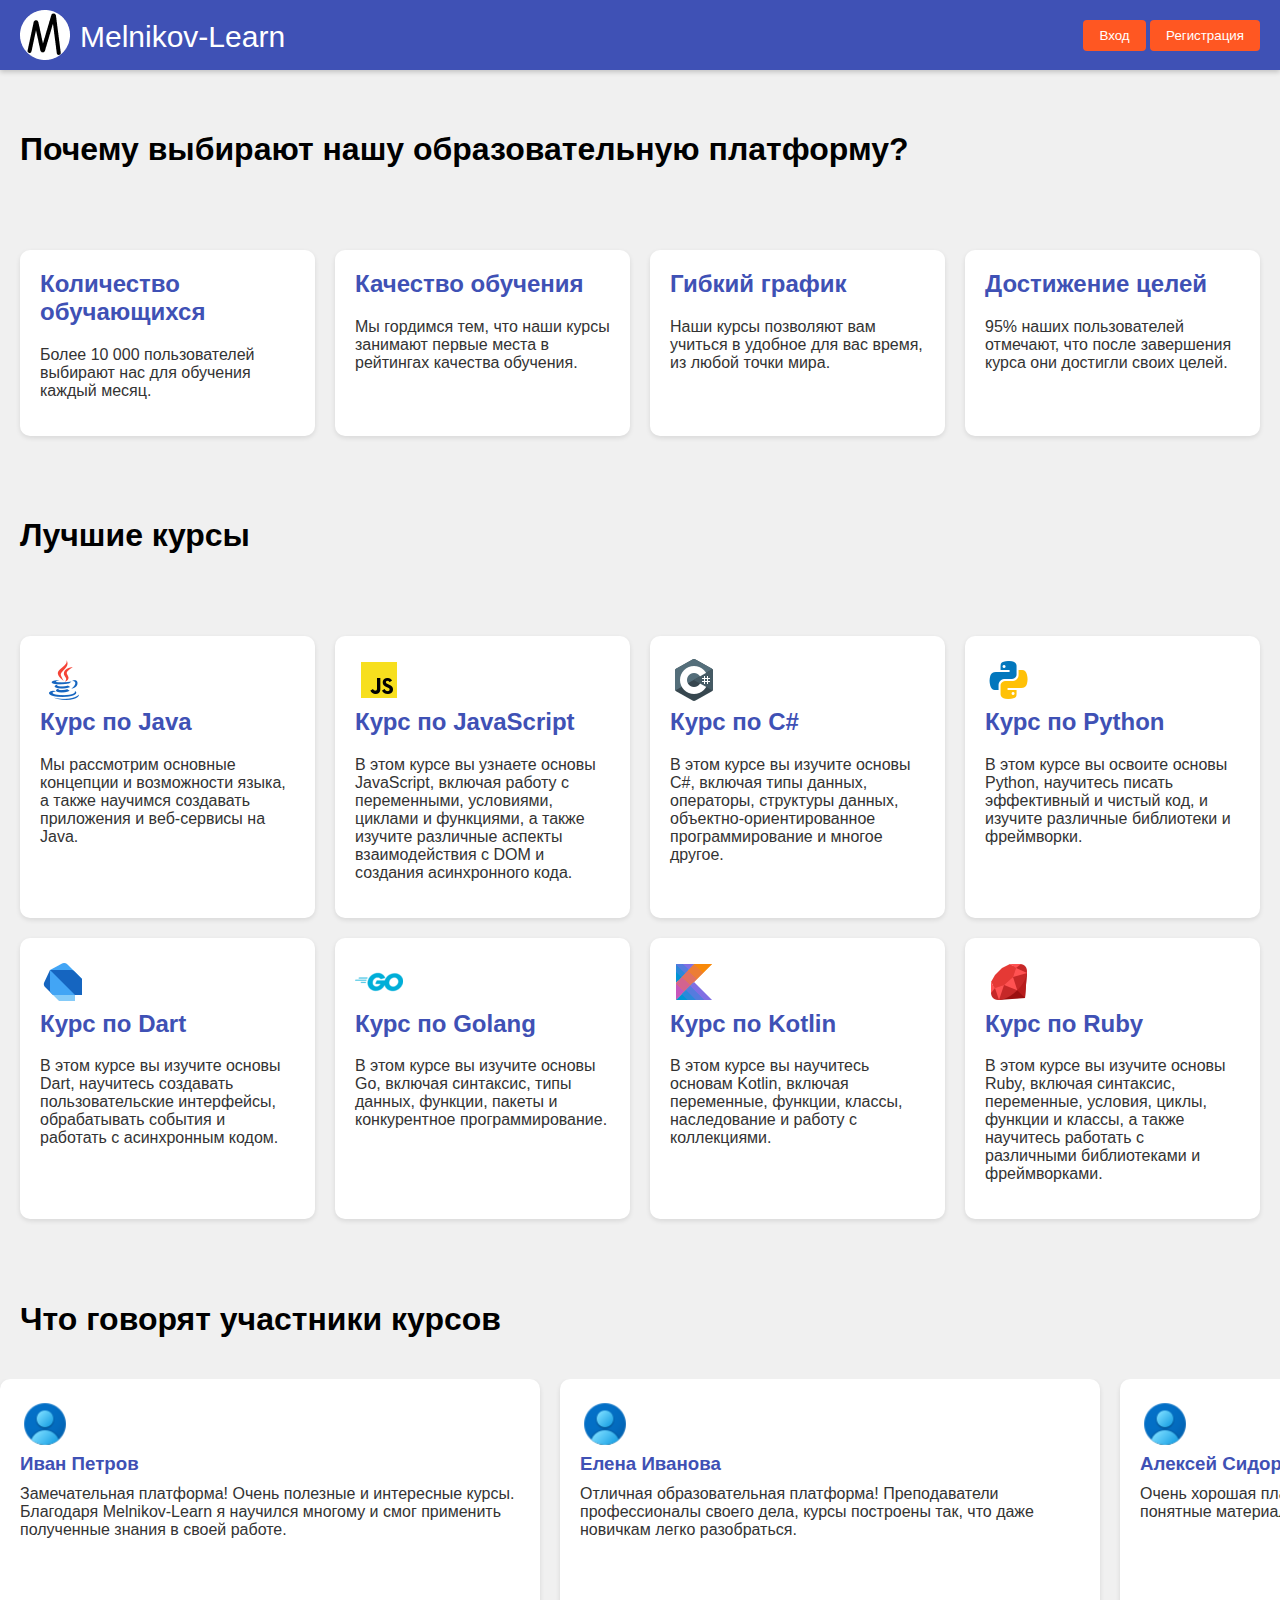
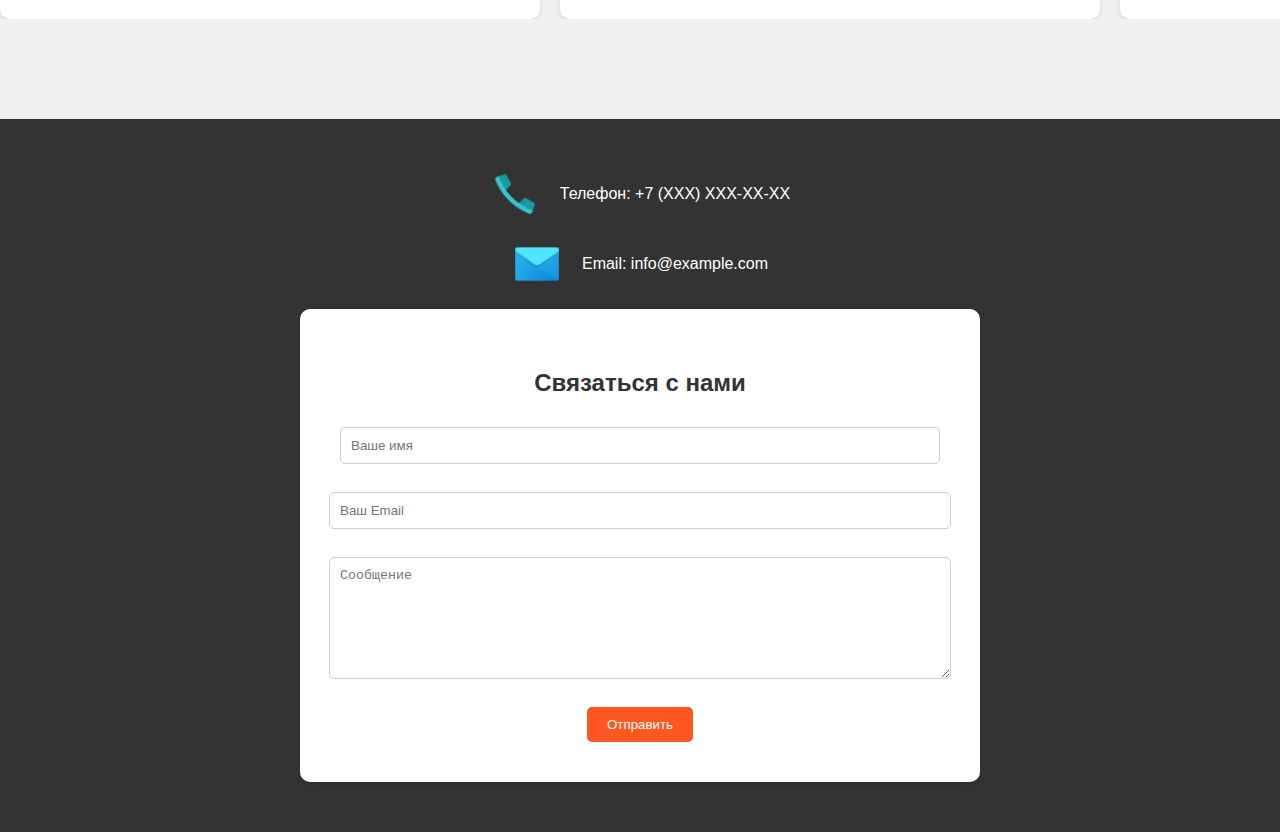
<file: index.html>
<!DOCTYPE html>
<html lang="en">

<head>
    <meta charset="UTF-8">
    <meta name="viewport" content="width=device-width, initial-scale=1.0">
    <title>Курсы программирования</title>
    <link rel="stylesheet" href="style.css">
</head>

<body>
    <header>
        <div class="logo">  
            <img class="image-logo" src="image/logo/logo.png">
            <span class="logo-text">Melnikov-Learn</span>
        </div>
        <div class="buttons">
        <button id="loginBtn">Вход</button>
        <button id="registerBtn">Регистрация</button>
        <button id="logoutBtn" style="display: none;">Выйти</button>
        </div>
    </header>

    <div class="welcome">
        <h1>Почему выбирают нашу образовательную платформу?</h1>
    </div>

    <div class="course-cards">
        <div class="course-card">
            <h2>Количество обучающихся</h2>
            <p>Более 10 000 пользователей выбирают нас для обучения каждый месяц.</p>
        </div>
        <div class="course-card">
            <h2>Качество обучения</h2>
            <p>Мы гордимся тем, что наши курсы занимают первые места в рейтингах качества обучения.</p>
        </div>
        <div class="course-card">
            <h2>Гибкий график</h2>
            <p>Наши курсы позволяют вам учиться в удобное для вас время, из любой точки мира.</p>
        </div>
        <div class="course-card">
            <h2>Достижение целей</h2>
            <p>95% наших пользователей отмечают, что после завершения курса они достигли своих целей.</p>
        </div>
    </div>

    <div class="welcome">
        <h1>Лучшие курсы</h1>
    </div>
    <div class="course-cards">
        <div class="course-card">
            <a href="java.html">
            <img src="image/lang_programming/java.png" alt="Java Logo">
            <h2>Курс по Java</h2>
            <p>Мы рассмотрим основные концепции и возможности языка, а также научимся создавать приложения и веб-сервисы на Java.</p>
            </a>
        </div>
        <div class="course-card">
            <a href="js.html">
            <img src="image/lang_programming/js.png" alt="JavaScript Logo">
            <h2>Курс по JavaScript</h2>
            <p>В этом курсе вы узнаете основы JavaScript, включая работу с переменными, условиями, циклами и функциями, а также изучите
            различные аспекты взаимодействия с DOM и создания асинхронного кода.</p>
            </a>
        </div>
        <div class="course-card">
            <a href="csharp.html">
            <img src="image/lang_programming/csharp.png" alt="csharp Logo">
            <h2>Курс по C#</h2>
            <p>В этом курсе вы изучите основы C#, включая типы данных, операторы, структуры данных, объектно-ориентированное
            программирование и многое другое.</p>
            </a>
        </div>
        <div class="course-card">
            <a href="python.html">
            <img src="image/lang_programming/python.png" alt="python Logo">
            <h2>Курс по Python</h2>
            <p>В этом курсе вы освоите основы Python, научитесь писать эффективный и чистый код, и изучите различные библиотеки и
            фреймворки.</p>
            </a>
        </div>
        <div class="course-card">
            <img src="image/lang_programming/dart.png" alt="dart Logo">
            <a href="dart.html">
            <h2>Курс по Dart</h2>
            <p>В этом курсе вы изучите основы Dart, научитесь создавать пользовательские интерфейсы, обрабатывать события и работать с
            асинхронным кодом.</p>
            </a>
        </div>
        <div class="course-card">
            <a href="golang.html">
            <img src="image/lang_programming/golang.png" alt="golang Logo">
            <h2>Курс по Golang</h2>
            <p>В этом курсе вы изучите основы Go, включая синтаксис, типы данных, функции, пакеты и конкурентное программирование.</p>
            </a>
        </div>
        <div class="course-card">
            <a href="kotlin.html">
            <img src="image/lang_programming/kotlin.png" alt="kotlin Logo">
            <h2>Курс по Kotlin</h2>
            <p>В этом курсе вы научитесь основам Kotlin, включая переменные, функции, классы, наследование и работу с коллекциями.</p>
            </a>
        </div>
        <div class="course-card">
            <a href="ruby.html">
            <img src="image/lang_programming/ruby.png" alt="ruby Logo">
            <h2>Курс по Ruby</h2>
            <p>В этом курсе вы изучите основы Ruby, включая синтаксис, переменные, условия, циклы, функции и классы, а также научитесь
            работать с различными библиотеками и фреймворками.</p>
            </a>
        </div>
    </div>

    <div class="welcome">
        <h1>Что говорят участники курсов</h1>
    </div>
    <div class="reviews-container">
        <div class="reviews">
        <div class="review">
            <img src="image/index-icon/avatar.png" alt="User Avatar">
            <div class="review-content">
                <h3>Иван Петров</h3>
                <p>Замечательная платформа! Очень полезные и интересные курсы.
                    <br>Благодаря Melnikov-Learn я научился многому и
                    смог применить<br>полученные знания в своей работе.</p>
            </div>
        </div>
        <div class="review">
            <img src="image/index-icon/avatar.png" alt="User Avatar">
            <div class="review-content">
                <h3>Елена Иванова</h3>
                <p>Отличная образовательная платформа! Преподаватели<br>профессионалы своего дела, курсы построены так, что даже
                <br>новичкам легко разобраться.</p>
            </div>
        </div>
        <div class="review">
            <img src="image/index-icon/avatar.png" alt="User Avatar">
            <div class="review-content">
                <h3>Алексей Сидоров</h3>
                <p>Очень хорошая платформа для обучения. Удобный интерфейс,<br>понятные материалы, доступ к курсам в любое удобное
                    время.</p>
            </div>
        </div>
        <div class="review">
            <img src="image/index-icon/avatar.png" alt="User Avatar">
            <div class="review-content">
                <h3>Мария Николаева</h3>
                <p>Прекрасный опыт обучения! Я получила много знаний и<br>поддержки от сообщества. Спасибо за такие замечательные
                    курсы!</p>
            </div>
        </div>
        <div class="review">
            <img src="image/index-icon/avatar.png" alt="User Avatar">
            <div class="review-content">
                <h3>Дмитрий Смирнов</h3>
                <p>Великолепная платформа с множеством полезных курсов. Я уже<br>завершил несколько и продолжаю обучаться. Очень
                    рекомендую!</p>
            </div>
        </div>
        <div class="review">
            <img src="image/index-icon/avatar.png" alt="User Avatar">
            <div class="review-content">
                <h3>Анна Кузнецова</h3>
                <p>Спасибо Melnikov-Learn за отличное обучение! Я стала намного<br>увереннее в своих навыках благодаря вашим
                    курсам.</p>
            </div>
        </div>
        </div>
    </div>

    <div id="loginModal" class="modal">
        <div class="modal-content">
            <span class="close">&times;</span>
            <h2>Вход</h2>
            <form id="loginForm">
                <input type="text" id="loginUsername" placeholder="Логин" required>
                <input type="password" id="loginPassword" placeholder="Пароль" required>
                <button type="submit">Войти</button>
            </form>
        </div>
    </div>
    
    <!-- Модальное окно для регистрации -->
    <div id="registerModal" class="modal">
        <div class="modal-content">
            <span class="close">&times;</span>
            <h2>Регистрация</h2>
            <form id="registerForm">
                <input type="text" id="firstName" placeholder="Имя" required>
                <input type="text" id="lastName" placeholder="Фамилия" required>
                <input type="text" id="registerUsername" placeholder="Логин" required>
                <input type="password" id="registerPassword" placeholder="Пароль" required>
                <button type="submit">Зарегистрироваться</button>
            </form>
        </div>
    </div>

    <footer>
        <div class="contact-info">
            <img src="image/index-icon/phone.png" alt="Phone icon">
            <p> Телефон: +7 (XXX) XXX-XX-XX</p>
        </div>
        <div class="contact-info">
            <img src="image/index-icon/email.png" alt="Email icon">
            <p>Email: info@example.com</p>
        </div>
        <div class="contact-form">
            <h2 style="color: #333;">Связаться с нами</h2>
            <form action="#" method="POST">
                <input type="text" name="name" placeholder="Ваше имя" required><br>
                <input type="email" name="email" placeholder="Ваш Email" required><br>
                <textarea name="message" placeholder="Сообщение" required></textarea><br>
                <input type="submit" value="Отправить">
            </form>
        </div>
    </footer>
    <script src="script.js"></script>
</body>

</html>
</file>
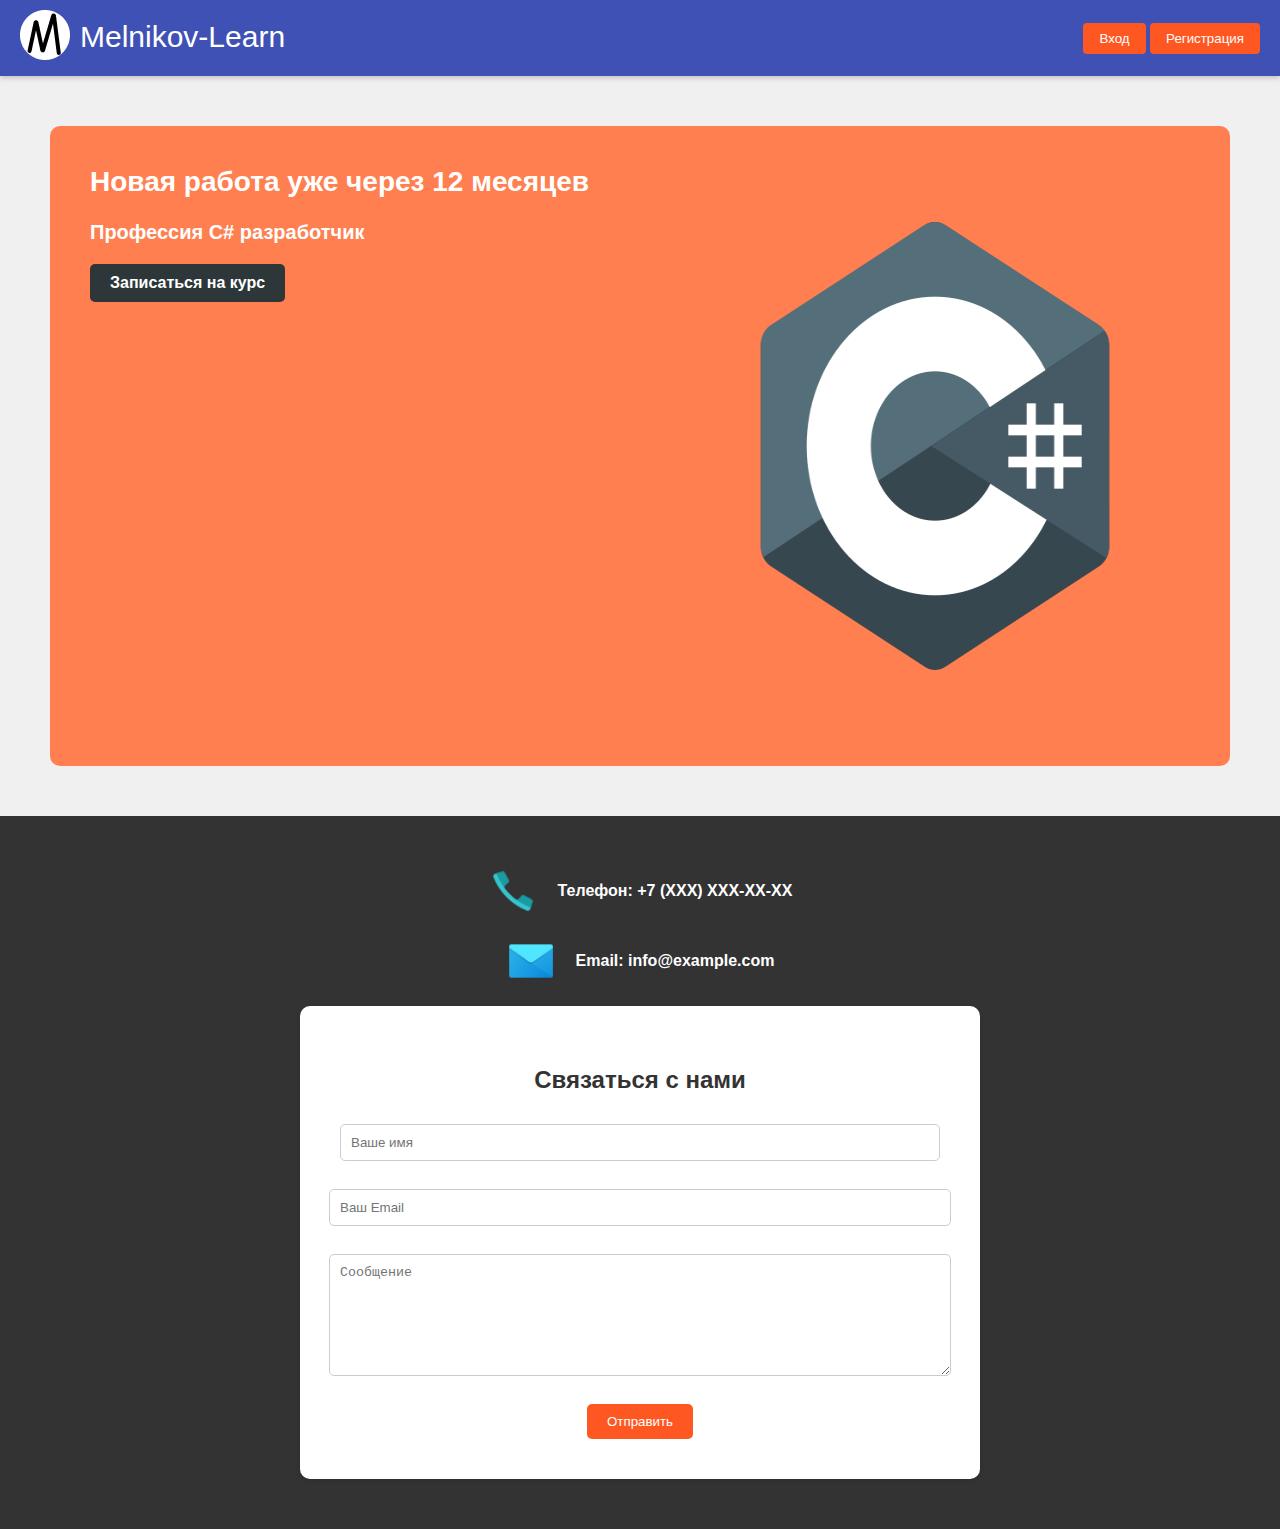
<file: csharp.html>
<!DOCTYPE html>
<html>

<head>
    <meta charset="UTF-8">
    <meta name="viewport" content="width=device-width, initial-scale=1.0">
    <title>C#</title>
    <link rel="stylesheet" href="style.css">
    <link rel="stylesheet" href="csharp.css">
</head>

<body>
    <header>
        <div class="logo">
            <a href="index.html"><img class="image-logo" src="image/logo/logo.png"></a>
            <span class="logo-text">Melnikov-Learn</span>
        </div>
        <div class="buttons">
            <button id="loginBtn">Вход</button>
            <button id="registerBtn">Регистрация</button>
            <button id="logoutBtn" style="display: none;">Выйти</button>
        </div>
    </header>

    <div class="featured-course">
        <div class="featured-course-content">
            <h2>Новая работа уже через 12 месяцев</h2>
            <p>Профессия C# разработчик</p>
            <button class="featured-course-button" id="showFormBtn">Записаться на курс</button>
        </div>
        <div class="featured-course-image">
            <img src="image/lang_programming/csharp-big.png" alt="C# Developer" width="512" height="512">
        </div>
    </div>

    <footer>
        <div class="contact-info">
            <img src="image/index-icon/phone.png" alt="Phone icon">
            <p> Телефон: +7 (XXX) XXX-XX-XX</p>
        </div>
        <div class="contact-info">
            <img src="image/index-icon/email.png" alt="Email icon">
            <p>Email: info@example.com</p>
        </div>
        <div class="contact-form">
            <h2 style="color: #333;">Связаться с нами</h2>
            <form action="#" method="POST">
                <input type="text" name="name" placeholder="Ваше имя" required><br>
                <input type="email" name="email" placeholder="Ваш Email" required><br>
                <textarea name="message" placeholder="Сообщение" required></textarea><br>
                <input type="submit" value="Отправить">
            </form>
        </div>
    </footer>
    <script src="script.js"></script>
    <script src="to_wtite_course.js"></script>
</body>

</html>
</file>
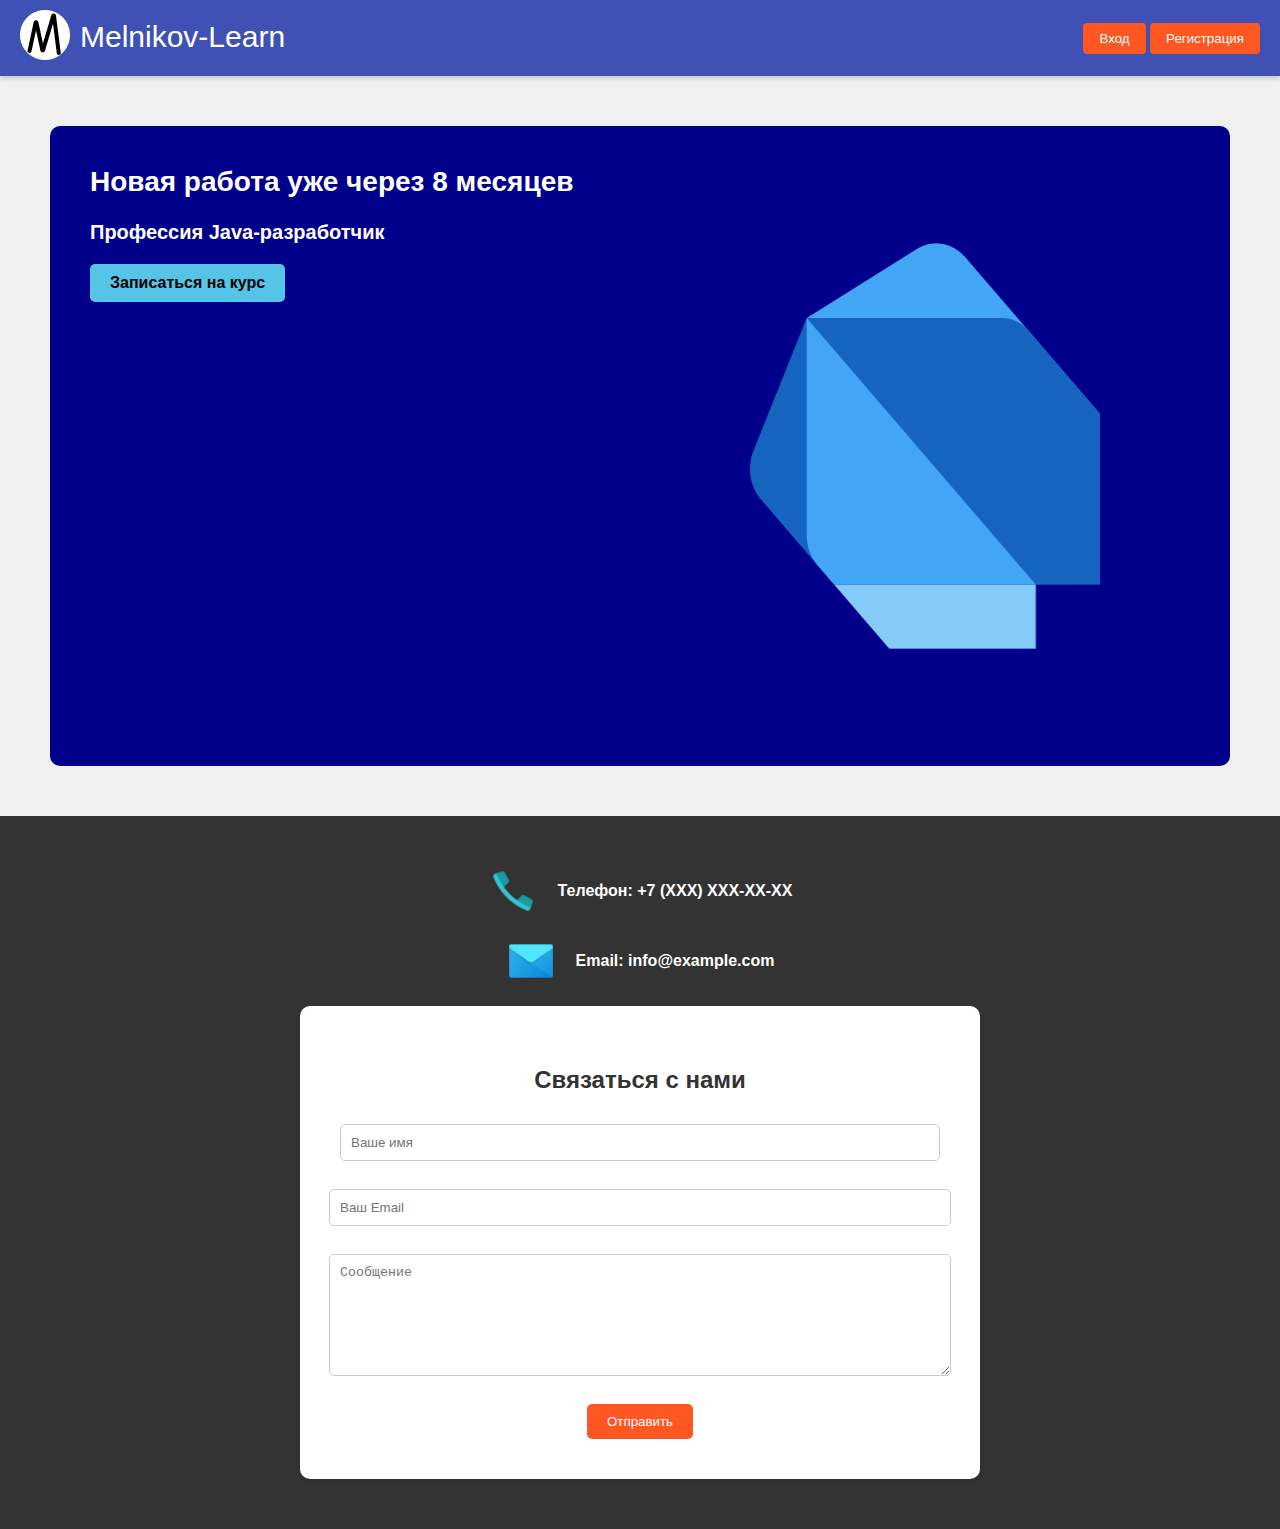
<file: dart.html>
<!DOCTYPE html>
<html>

<head>
    <meta charset="UTF-8">
    <meta name="viewport" content="width=device-width, initial-scale=1.0">
    <title>Dart</title>
    <link rel="stylesheet" href="style.css">
    <link rel="stylesheet" href="dart.css">
</head>

<body>
    <header>
        <div class="logo">
            <a href="index.html"><img class="image-logo" src="image/logo/logo.png"></a>
            <span class="logo-text">Melnikov-Learn</span>
        </div>
        <div class="buttons">
            <button id="loginBtn">Вход</button>
            <button id="registerBtn">Регистрация</button>
            <button id="logoutBtn" style="display: none;">Выйти</button>
        </div>
    </header>

    <div class="featured-course">
        <div class="featured-course-content">
            <h2>Новая работа уже через 8 месяцев</h2>
            <p>Профессия Java-разработчик</p>
            <button class="featured-course-button" id="showFormBtn">Записаться на курс</button>
        </div>
        <div class="featured-course-image">
            <img src="image/lang_programming/dart-big.png" alt="Dart Developer" width="512" height="512">
        </div>
    </div>

    <footer>
        <div class="contact-info">
            <img src="image/index-icon/phone.png" alt="Phone icon">
            <p> Телефон: +7 (XXX) XXX-XX-XX</p>
        </div>
        <div class="contact-info">
            <img src="image/index-icon/email.png" alt="Email icon">
            <p>Email: info@example.com</p>
        </div>
        <div class="contact-form">
            <h2 style="color: #333;">Связаться с нами</h2>
            <form action="#" method="POST">
                <input type="text" name="name" placeholder="Ваше имя" required><br>
                <input type="email" name="email" placeholder="Ваш Email" required><br>
                <textarea name="message" placeholder="Сообщение" required></textarea><br>
                <input type="submit" value="Отправить">
            </form>
        </div>
    </footer>
    <script src="script.js"></script>
    <script src="to_wtite_course.js"></script>
</body>

</html>
</file>
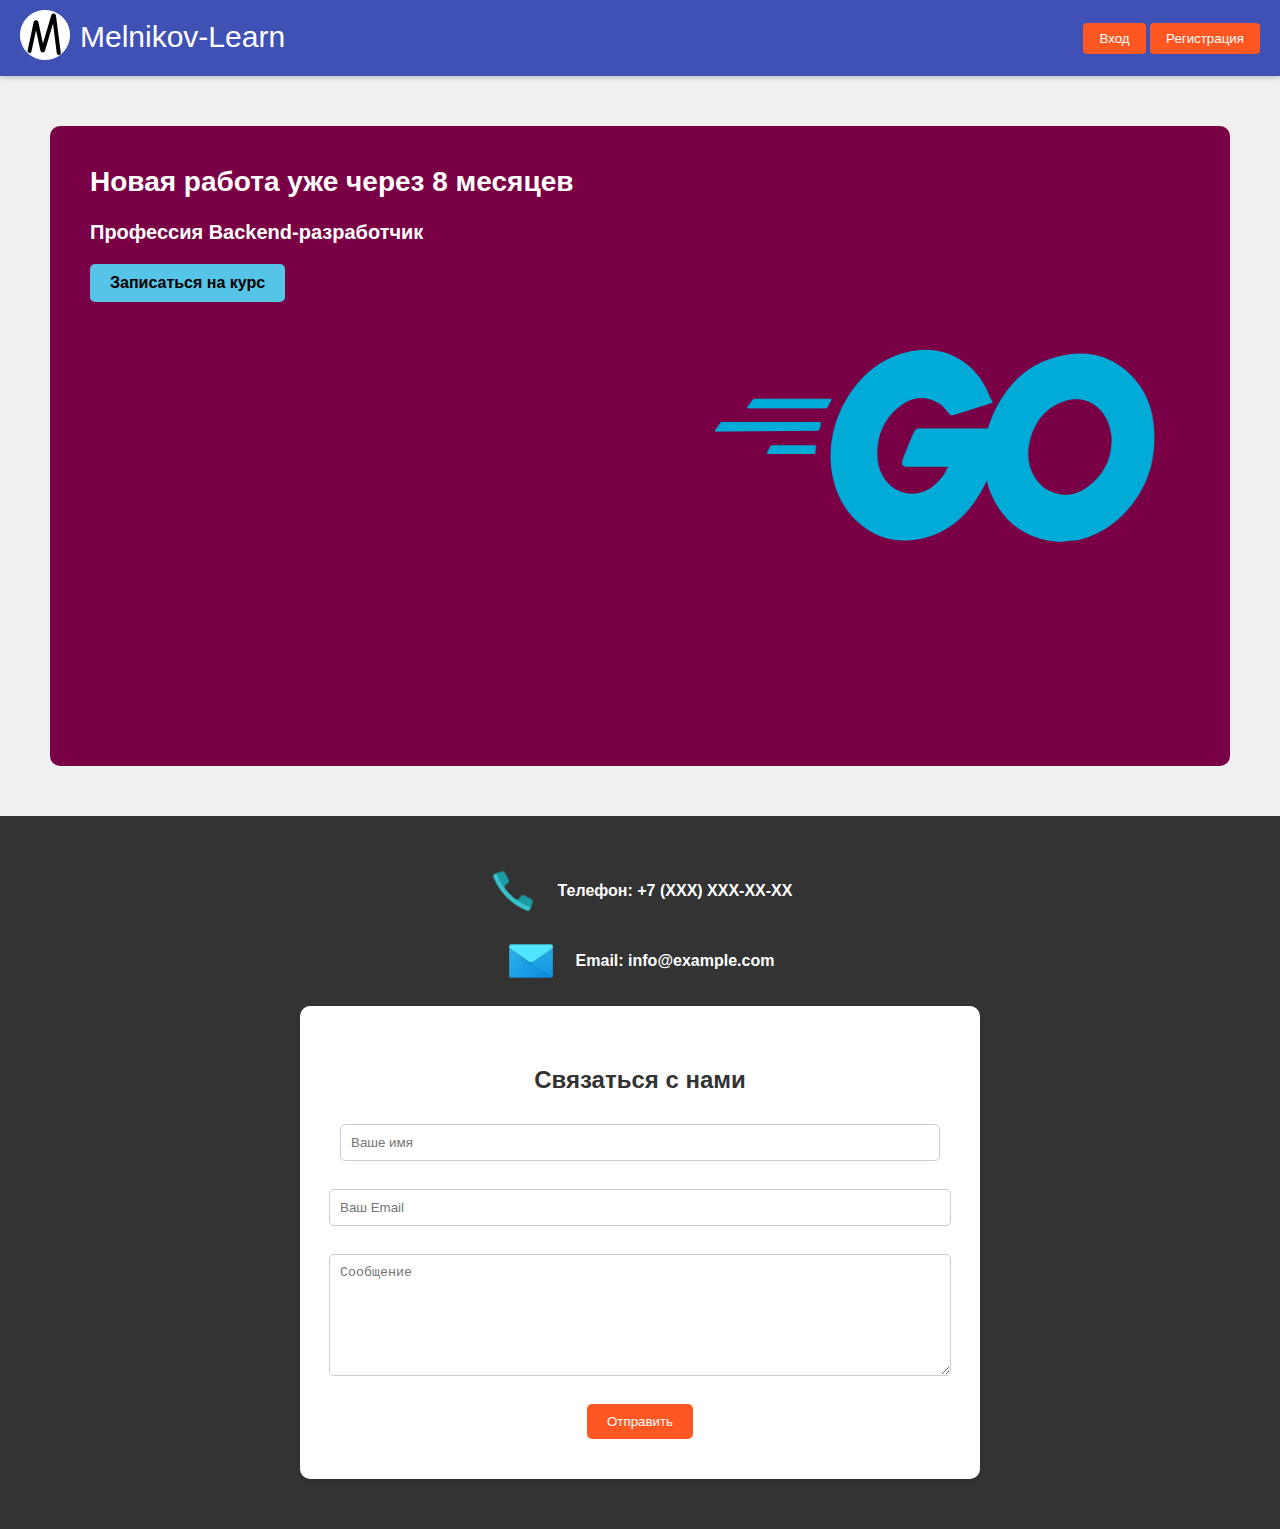
<file: golang.html>
<!DOCTYPE html>
<html>

<head>
    <meta charset="UTF-8">
    <meta name="viewport" content="width=device-width, initial-scale=1.0">
    <title>Golang</title>
    <link rel="stylesheet" href="style.css">
    <link rel="stylesheet" href="golang.css">
</head>

<body>
    <header>
        <div class="logo">
            <a href="index.html"><img class="image-logo" src="image/logo/logo.png"></a>
            <span class="logo-text">Melnikov-Learn</span>
        </div>
        <div class="buttons">
            <button id="loginBtn">Вход</button>
            <button id="registerBtn">Регистрация</button>
            <button id="logoutBtn" style="display: none;">Выйти</button>
        </div>
    </header>

    <div class="featured-course">
        <div class="featured-course-content">
            <h2>Новая работа уже через 8 месяцев</h2>
            <p>Профессия Backend-разработчик</p>
            <button class="featured-course-button" id="showFormBtn">Записаться на курс</button>
        </div>
        <div class="featured-course-image">
            <img src="image/lang_programming/golang-big.png" alt="Golang Developer" width="512" height="512">
        </div>
    </div>

    <footer>
        <div class="contact-info">
            <img src="image/index-icon/phone.png" alt="Phone icon">
            <p> Телефон: +7 (XXX) XXX-XX-XX</p>
        </div>
        <div class="contact-info">
            <img src="image/index-icon/email.png" alt="Email icon">
            <p>Email: info@example.com</p>
        </div>
        <div class="contact-form">
            <h2 style="color: #333;">Связаться с нами</h2>
            <form action="#" method="POST">
                <input type="text" name="name" placeholder="Ваше имя" required><br>
                <input type="email" name="email" placeholder="Ваш Email" required><br>
                <textarea name="message" placeholder="Сообщение" required></textarea><br>
                <input type="submit" value="Отправить">
            </form>
        </div>
    </footer>
    <script src="script.js"></script>
    <script src="to_wtite_course.js"></script>
</body>

</html>
</file>
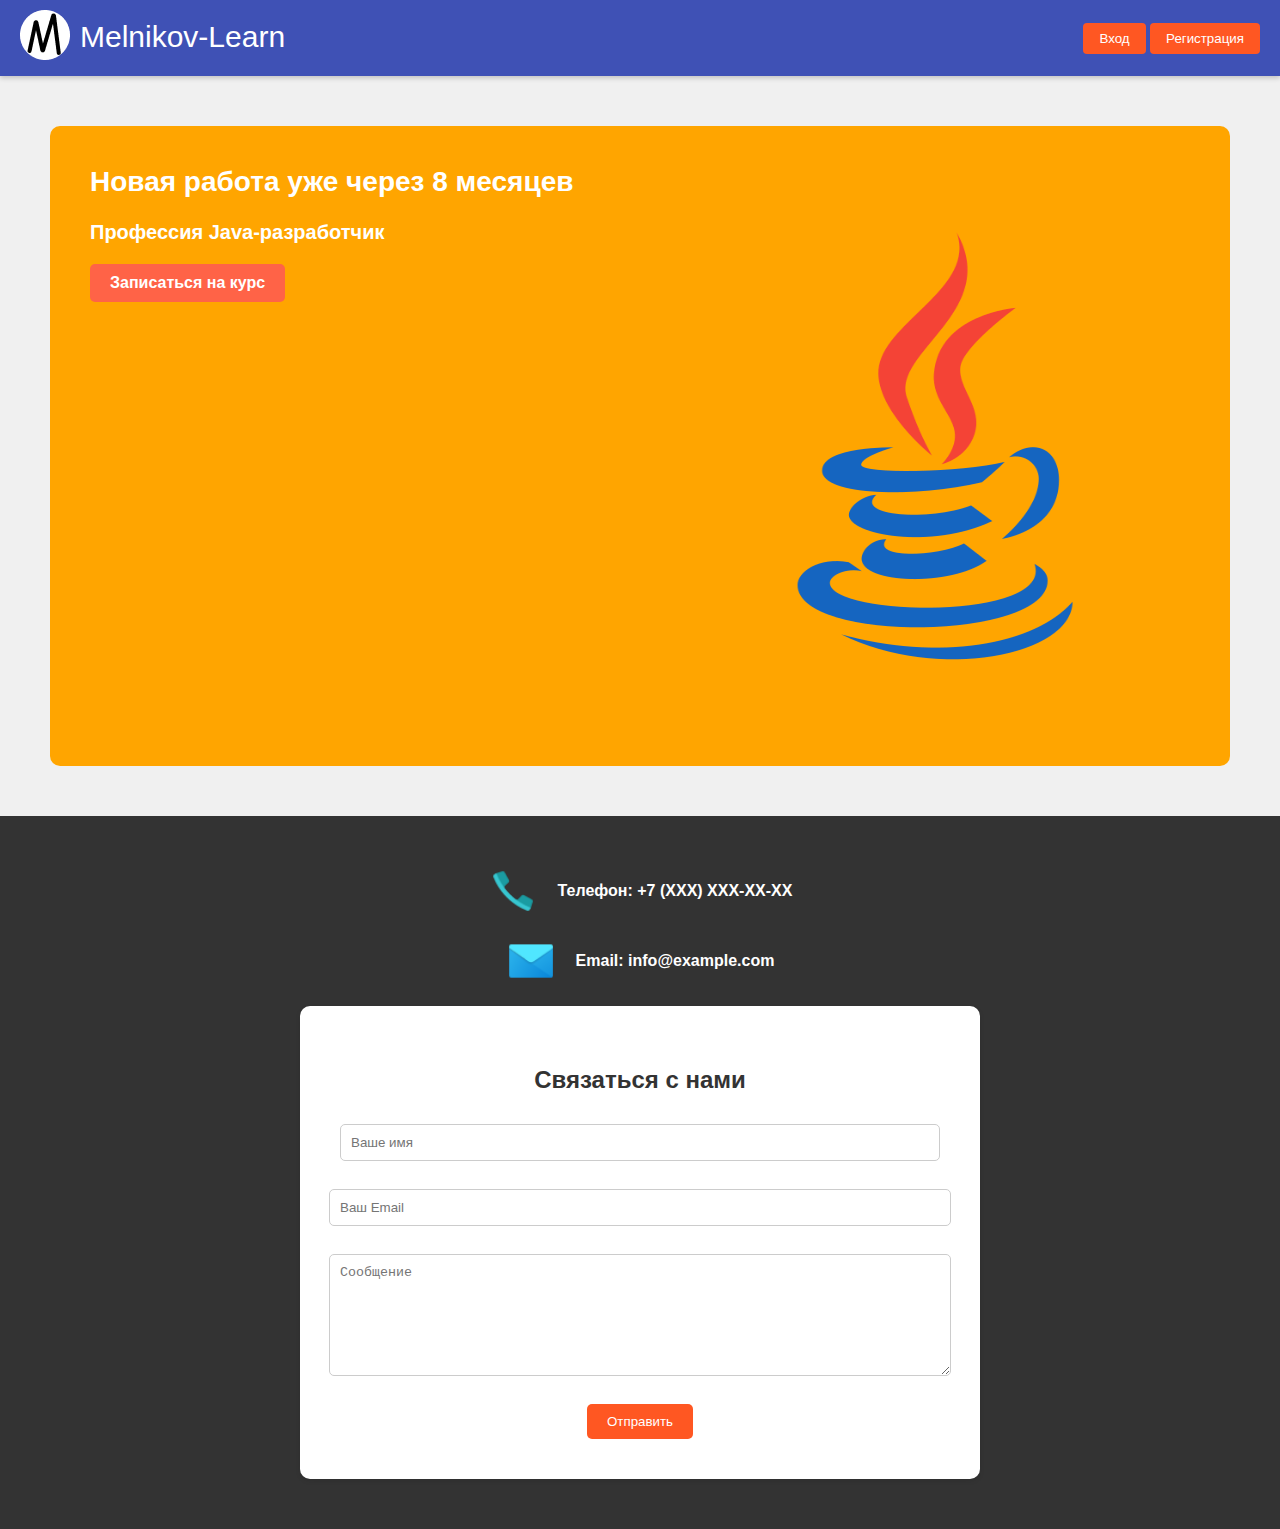
<file: java.html>
<!DOCTYPE html>
<html>

<head>
    <meta charset="UTF-8">
    <meta name="viewport" content="width=device-width, initial-scale=1.0">
    <title>Java</title>
    <link rel="stylesheet" href="style.css">
    <link rel="stylesheet" href="java.css">
</head>

<body>
    <header>
        <div class="logo">
            <a href="index.html"><img class="image-logo" src="image/logo/logo.png"></a>
            <span class="logo-text">Melnikov-Learn</span>
        </div>
        <div class="buttons">
            <button id="loginBtn">Вход</button>
            <button id="registerBtn">Регистрация</button>
            <button id="logoutBtn" style="display: none;">Выйти</button>
        </div>
    </header>

    <div class="featured-course">
        <div class="featured-course-content">
            <h2>Новая работа уже через 8 месяцев</h2>
            <p>Профессия Java-разработчик</p>
            <button class="featured-course-button" id="showFormBtn">Записаться на курс</button>
        </div>
        <div class="featured-course-image">
            <img src="image/lang_programming/java-big.png" alt="Java Developer" width="512" height="512">
        </div>
    </div>

    <footer>
        <div class="contact-info">
            <img src="image/index-icon/phone.png" alt="Phone icon">
            <p> Телефон: +7 (XXX) XXX-XX-XX</p>
        </div>
        <div class="contact-info">
            <img src="image/index-icon/email.png" alt="Email icon">
            <p>Email: info@example.com</p>
        </div>
        <div class="contact-form">
            <h2 style="color: #333;">Связаться с нами</h2>
            <form action="#" method="POST">
                <input type="text" name="name" placeholder="Ваше имя" required><br>
                <input type="email" name="email" placeholder="Ваш Email" required><br>
                <textarea name="message" placeholder="Сообщение" required></textarea><br>
                <input type="submit" value="Отправить">
            </form>
        </div>
    </footer>
    <script src="script.js"></script>
    <script src="to_wtite_course.js"></script>
</body>

</html>
</file>
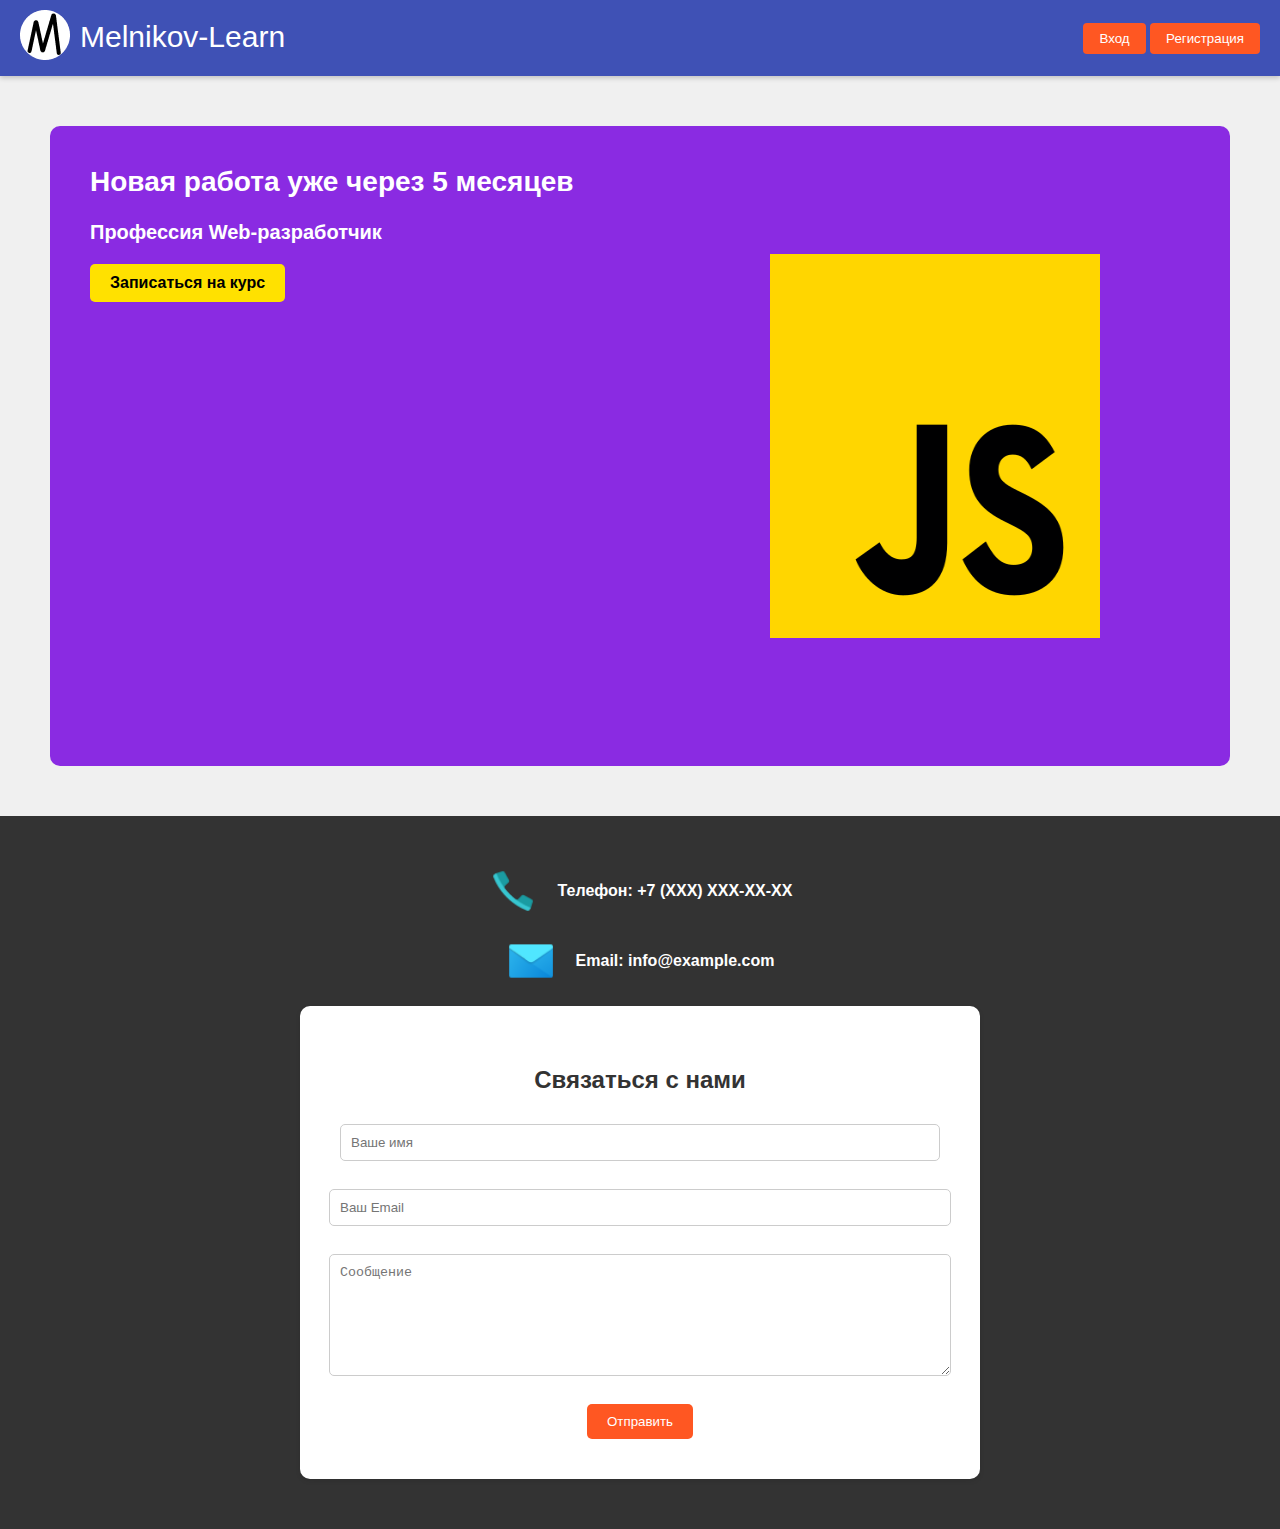
<file: js.html>
<!DOCTYPE html>
<html>

<head>
    <meta charset="UTF-8">
    <meta name="viewport" content="width=device-width, initial-scale=1.0">
    <title>JavaScript</title>
    <link rel="stylesheet" href="style.css">
    <link rel="stylesheet" href="js.css">
</head>

<body>
    <header>
        <div class="logo">
            <a href="index.html"><img class="image-logo" src="image/logo/logo.png"></a>
            <span class="logo-text">Melnikov-Learn</span>
        </div>
        <div class="buttons">
            <button id="loginBtn">Вход</button>
            <button id="registerBtn">Регистрация</button>
            <button id="logoutBtn" style="display: none;">Выйти</button>
        </div>
    </header>

    <div class="featured-course">
        <div class="featured-course-content">
            <h2>Новая работа уже через 5 месяцев</h2>
            <p>Профессия Web-разработчик</p>
            <button class="featured-course-button" id="showFormBtn">Записаться на курс</button>
        </div>
        <div class="featured-course-image">
            <img src="image/lang_programming/js-big.png" alt="JavaScript Developer" width="512" height="512">
        </div>
    </div>

    <footer>
        <div class="contact-info">
            <img src="image/index-icon/phone.png" alt="Phone icon">
            <p> Телефон: +7 (XXX) XXX-XX-XX</p>
        </div>
        <div class="contact-info">
            <img src="image/index-icon/email.png" alt="Email icon">
            <p>Email: info@example.com</p>
        </div>
        <div class="contact-form">
            <h2 style="color: #333;">Связаться с нами</h2>
            <form action="#" method="POST">
                <input type="text" name="name" placeholder="Ваше имя" required><br>
                <input type="email" name="email" placeholder="Ваш Email" required><br>
                <textarea name="message" placeholder="Сообщение" required></textarea><br>
                <input type="submit" value="Отправить">
            </form>
        </div>
    </footer>
    <script src="script.js"></script>
    <script src="to_wtite_course.js"></script>
</body>

</html>
</file>
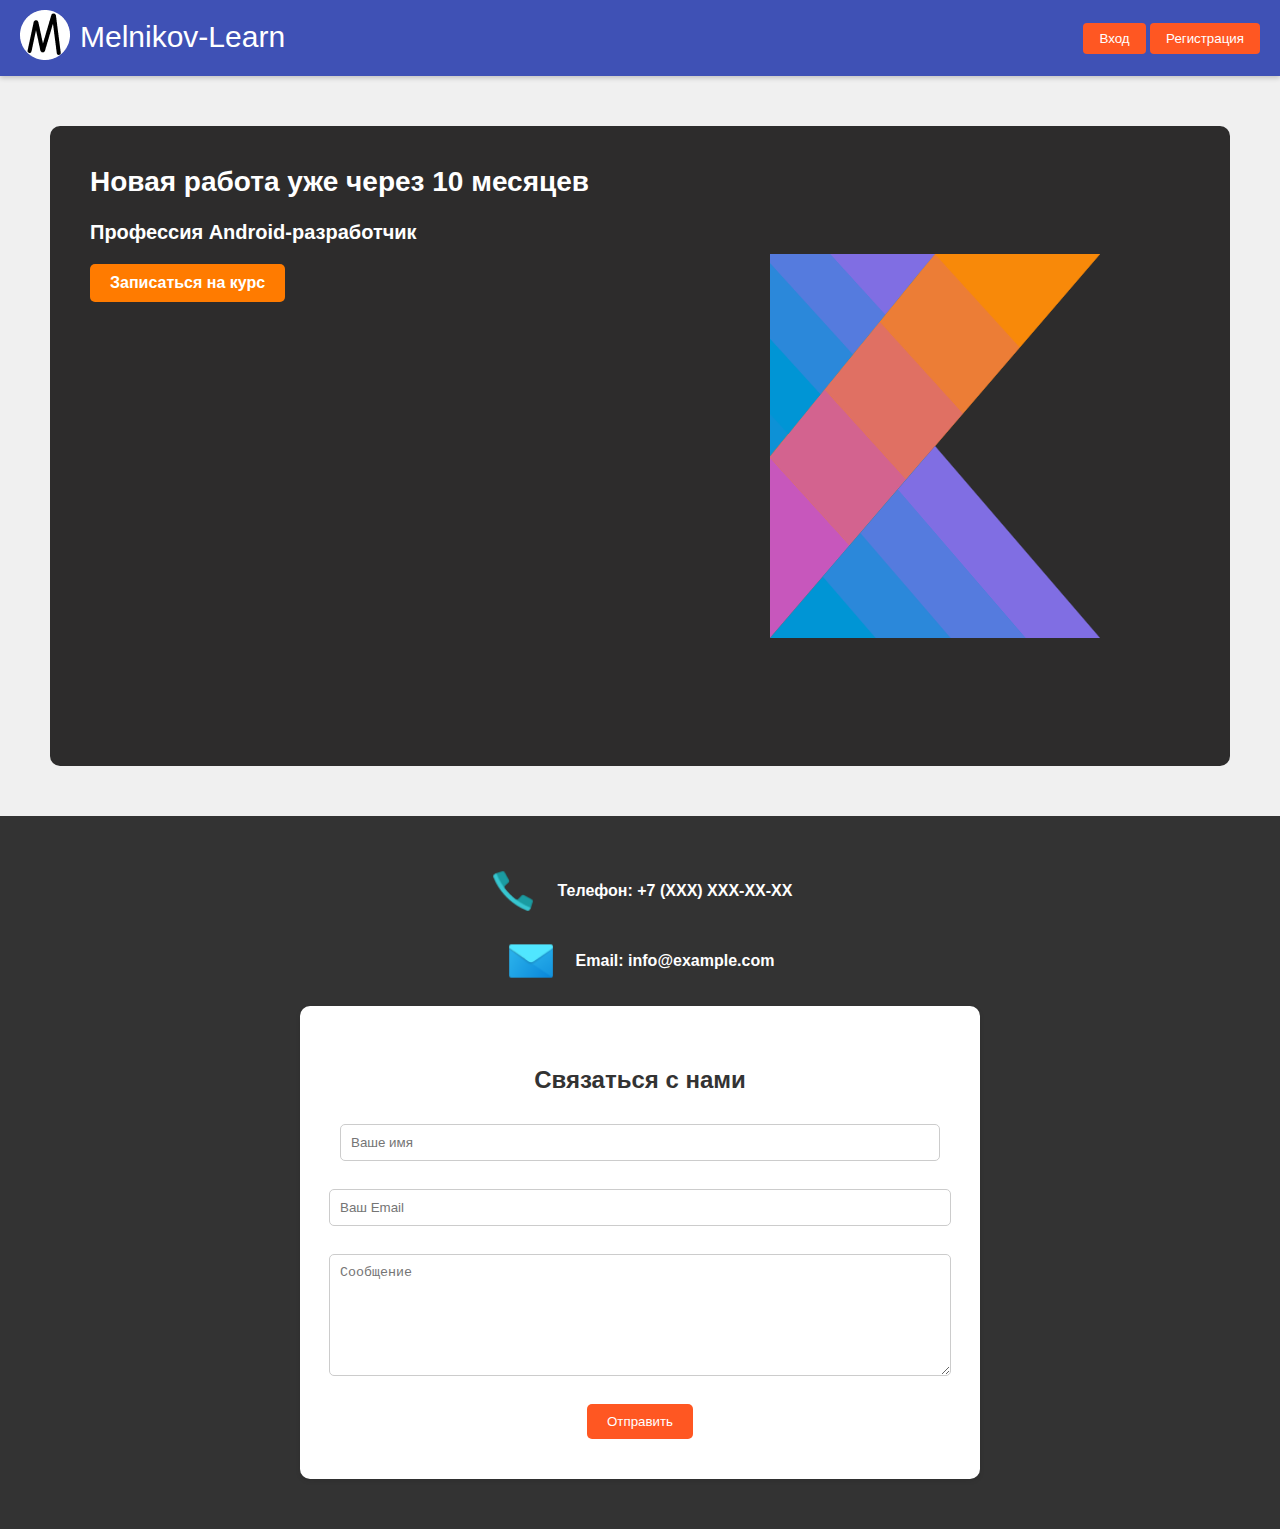
<file: kotlin.html>
<!DOCTYPE html>
<html>

<head>
    <meta charset="UTF-8">
    <meta name="viewport" content="width=device-width, initial-scale=1.0">
    <title>Dart</title>
    <link rel="stylesheet" href="style.css">
    <link rel="stylesheet" href="kotlin.css">
</head>

<body>
    <header>
        <div class="logo">
            <a href="index.html"><img class="image-logo" src="image/logo/logo.png"></a>
            <span class="logo-text">Melnikov-Learn</span>
        </div>
        <div class="buttons">
            <button id="loginBtn">Вход</button>
            <button id="registerBtn">Регистрация</button>
            <button id="logoutBtn" style="display: none;">Выйти</button>
        </div>
    </header>

    <div class="featured-course">
        <div class="featured-course-content">
            <h2>Новая работа уже через 10 месяцев</h2>
            <p>Профессия Android-разработчик</p>
            <button class="featured-course-button" id="showFormBtn">Записаться на курс</button>
        </div>
        <div class="featured-course-image">
            <img src="image/lang_programming/kotlin-big.png" alt="Kotlin Developer" width="512" height="512">
        </div>
    </div>

    <footer>
        <div class="contact-info">
            <img src="image/index-icon/phone.png" alt="Phone icon">
            <p> Телефон: +7 (XXX) XXX-XX-XX</p>
        </div>
        <div class="contact-info">
            <img src="image/index-icon/email.png" alt="Email icon">
            <p>Email: info@example.com</p>
        </div>
        <div class="contact-form">
            <h2 style="color: #333;">Связаться с нами</h2>
            <form action="#" method="POST">
                <input type="text" name="name" placeholder="Ваше имя" required><br>
                <input type="email" name="email" placeholder="Ваш Email" required><br>
                <textarea name="message" placeholder="Сообщение" required></textarea><br>
                <input type="submit" value="Отправить">
            </form>
        </div>
    </footer>
    <script src="script.js"></script>
    <script src="to_wtite_course.js"></script>
</body>

</html>
</file>
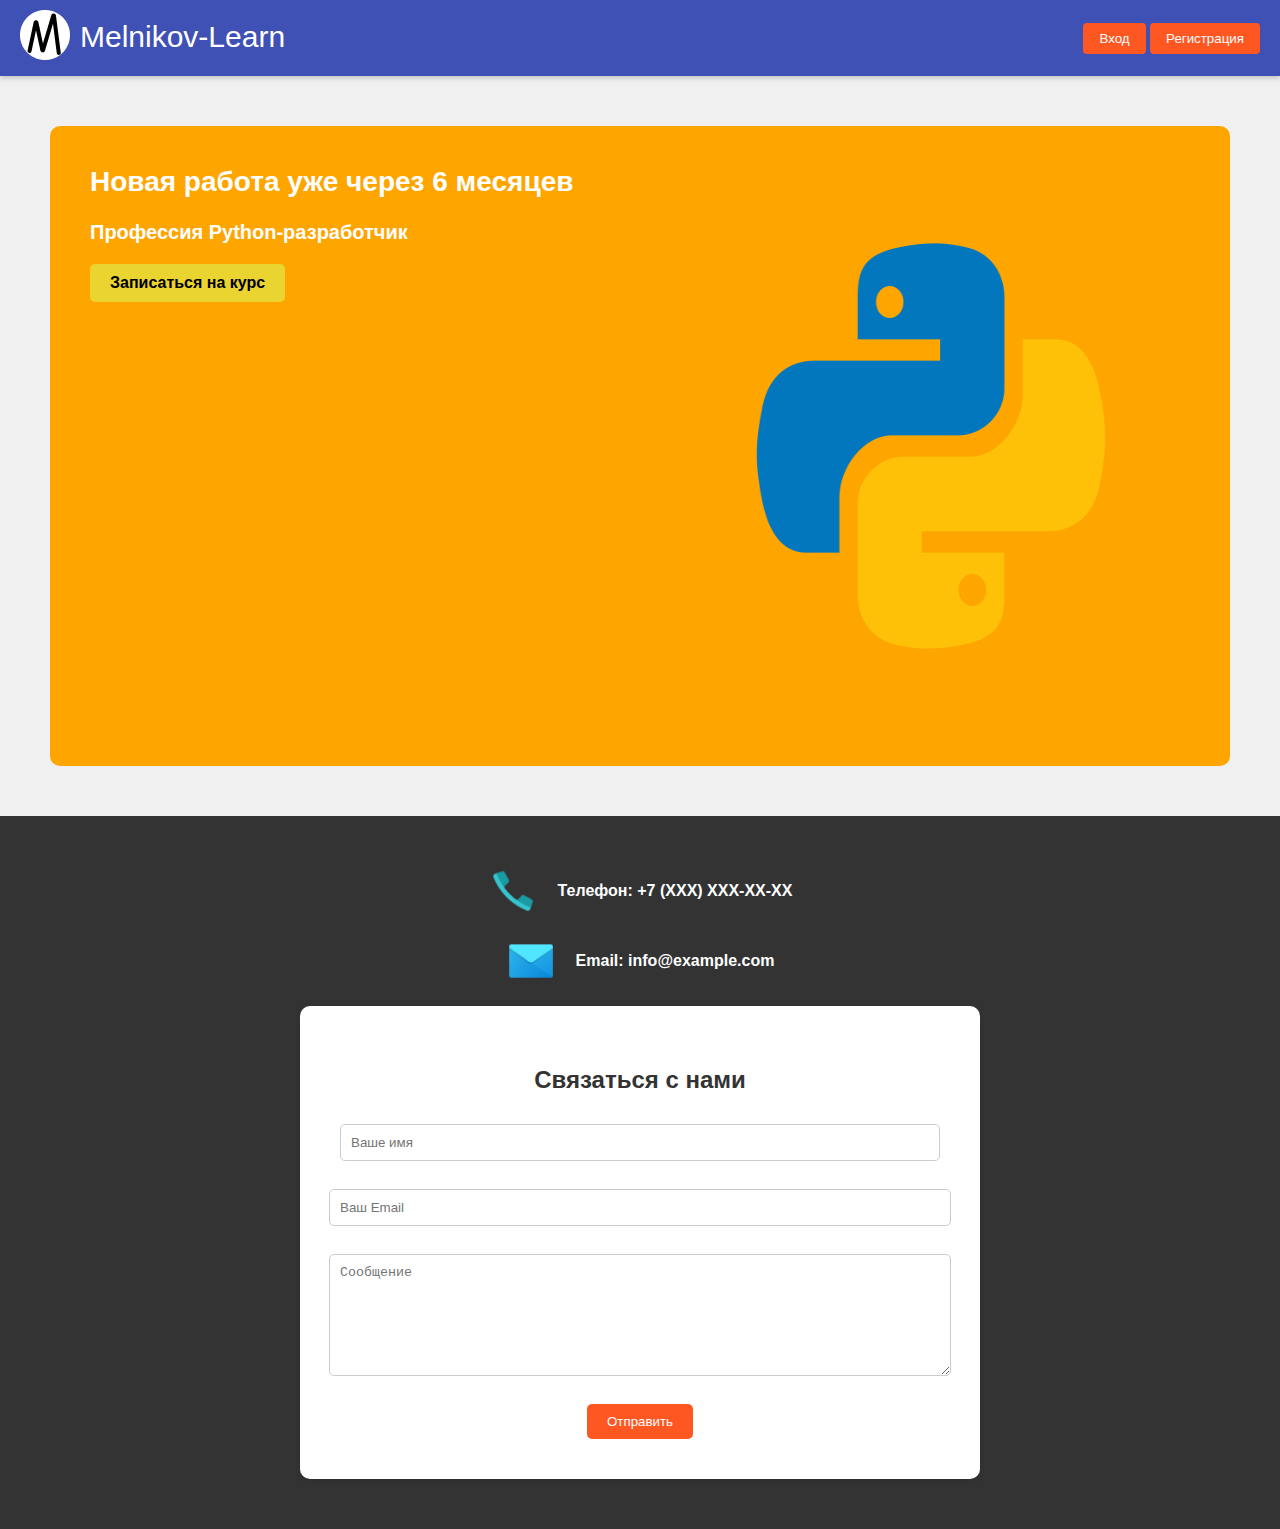
<file: python.html>
<!DOCTYPE html>
<html>

<head>
    <meta charset="UTF-8">
    <meta name="viewport" content="width=device-width, initial-scale=1.0">
    <title>Python</title>
    <link rel="stylesheet" href="style.css">
    <link rel="stylesheet" href="python.css">
</head>

<body>
    <header>
        <div class="logo">
            <a href="index.html"><img class="image-logo" src="image/logo/logo.png"></a>
            <span class="logo-text">Melnikov-Learn</span>
        </div>
        <div class="buttons">
            <button id="loginBtn">Вход</button>
            <button id="registerBtn">Регистрация</button>
            <button id="logoutBtn" style="display: none;">Выйти</button>
        </div>
    </header>

    <div class="featured-course">
        <div class="featured-course-content">
            <h2>Новая работа уже через 6 месяцев</h2>
            <p>Профессия Python-разработчик</p>
            <button class="featured-course-button" id="showFormBtn">Записаться на курс</button>
        </div>
        <div class="featured-course-image">
            <img src="image/lang_programming/python-big.png" alt="JavaScript Developer" width="512" height="512">
        </div>
    </div>

    <footer>
        <div class="contact-info">
            <img src="image/index-icon/phone.png" alt="Phone icon">
            <p> Телефон: +7 (XXX) XXX-XX-XX</p>
        </div>
        <div class="contact-info">
            <img src="image/index-icon/email.png" alt="Email icon">
            <p>Email: info@example.com</p>
        </div>
        <div class="contact-form">
            <h2 style="color: #333;">Связаться с нами</h2>
            <form action="#" method="POST">
                <input type="text" name="name" placeholder="Ваше имя" required><br>
                <input type="email" name="email" placeholder="Ваш Email" required><br>
                <textarea name="message" placeholder="Сообщение" required></textarea><br>
                <input type="submit" value="Отправить">
            </form>
        </div>
    </footer>
    <script src="script.js"></script>
    <script src="to_wtite_course.js"></script>
</body>

</html>
</file>
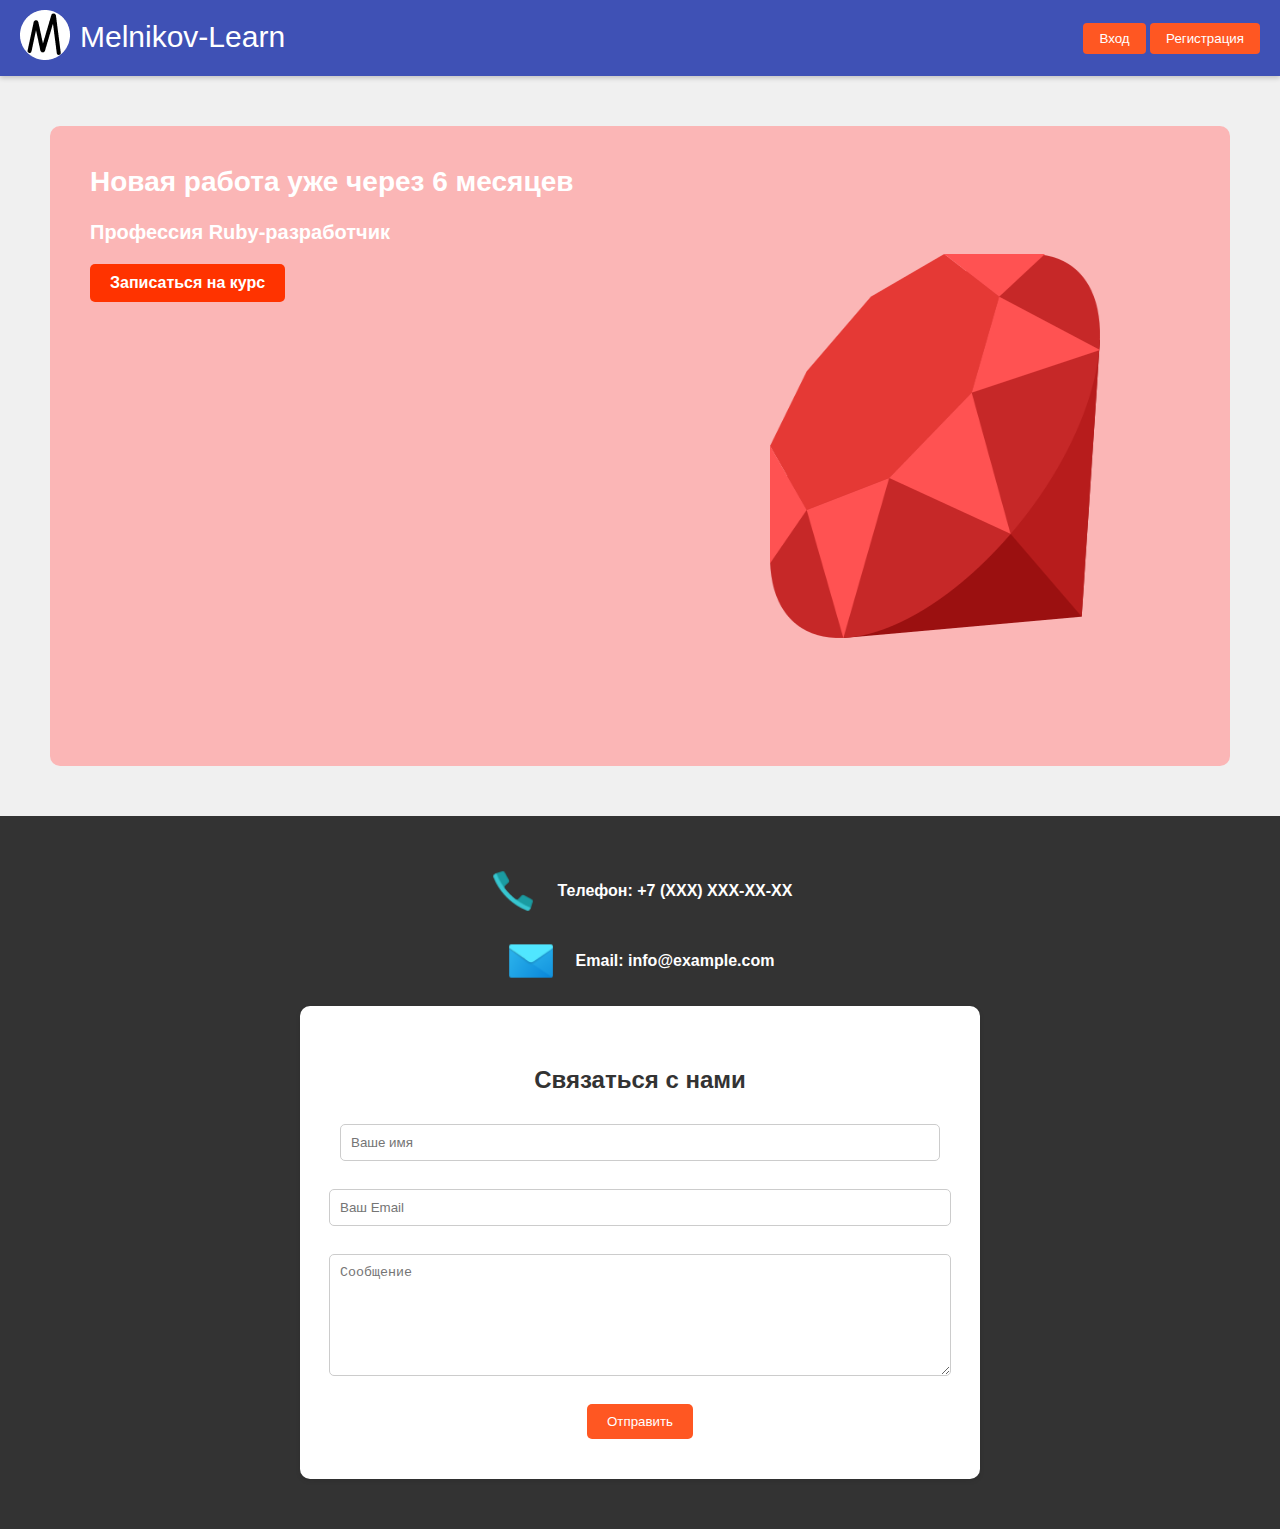
<file: ruby.html>
<!DOCTYPE html>
<html>

<head>
    <meta charset="UTF-8">
    <meta name="viewport" content="width=device-width, initial-scale=1.0">
    <title>Ruby</title>
    <link rel="stylesheet" href="style.css">
    <link rel="stylesheet" href="ruby.css">
</head>

<body>
    <header>
        <div class="logo">
            <a href="index.html"><img class="image-logo" src="image/logo/logo.png"></a>
            <span class="logo-text">Melnikov-Learn</span>
        </div>
        <div class="buttons">
            <button id="loginBtn">Вход</button>
            <button id="registerBtn">Регистрация</button>
            <button id="logoutBtn" style="display: none;">Выйти</button>
        </div>
    </header>

    <div class="featured-course">
        <div class="featured-course-content">
            <h2>Новая работа уже через 6 месяцев</h2>
            <p>Профессия Ruby-разработчик</p>
            <button class="featured-course-button" id="showFormBtn">Записаться на курс</button>
        </div>
        <div class="featured-course-image">
            <img src="image/lang_programming/ruby-big.png" alt="Ruby Developer" width="512" height="512">
        </div>
    </div>

    <footer>
        <div class="contact-info">
            <img src="image/index-icon/phone.png" alt="Phone icon">
            <p> Телефон: +7 (XXX) XXX-XX-XX</p>
        </div>
        <div class="contact-info">
            <img src="image/index-icon/email.png" alt="Email icon">
            <p>Email: info@example.com</p>
        </div>
        <div class="contact-form">
            <h2 style="color: #333;">Связаться с нами</h2>
            <form action="#" method="POST">
                <input type="text" name="name" placeholder="Ваше имя" required><br>
                <input type="email" name="email" placeholder="Ваш Email" required><br>
                <textarea name="message" placeholder="Сообщение" required></textarea><br>
                <input type="submit" value="Отправить">
            </form>
        </div>
    </footer>
    <script src="script.js"></script>
    <script src="to_wtite_course.js"></script>
</body>

</html>
</file>
<file: style.css>
body {
     font-family: Arial, sans-serif;
     margin: 0;
     padding: 0;
     background-color: #f0f0f0;
 }

 header {
     background-color: #3f51b5;
     color: #fff;
     padding: 10px 20px;
     display: flex;
     justify-content: space-between;
     align-items: center;
     box-shadow: 0 2px 5px rgba(0, 0, 0, 0.2);
 }

 footer {
     margin-top: 100px;
 }

 .logo {
     font-size: 24px;
     display: flex;
     align-items: centerж
 }

 .logo-text {
     margin-left: 10px;
     margin-top: 10px;
     font-size: 30px;
 }

 .buttons button {
     background-color: #ff5722;
     color: #fff;
     border: none;
     padding: 8px 16px;
     border-radius: 4px;
     cursor: pointer;
     transition: background-color 0.3s ease;
 }

 .buttons button:hover {
     background-color: #e64a19;
 }

 .button-link {
     display: inline-block;
     padding: 10px 20px;
     background-color: #ff5722;
     color: #fff;
     text-decoration: none;
     border-radius: 4px;
     transition: background-color 0.3s ease;
 }

 .button-link:hover {
     background-color: #e64a19;
 }

 .course-cards {
     display: grid;
     grid-template-columns: repeat(auto-fit, minmax(250px, 1fr));
     gap: 20px;
     padding: 20px;
     margin-top: 20px;
 }

 .course-card {
     background-color: #fff;
     padding: 20px;
     border-radius: 10px;
     box-shadow: 0 2px 5px rgba(0, 0, 0, 0.1);
     transition: box-shadow 0.3s ease;
 }

 .course-card:hover {
     box-shadow: 0 4px 10px rgba(0, 0, 0, 0.2);
 }

 .course-card h2 {
     margin-top: 0;
     color: #3f51b5;
 }

 .course-card p {
     color: #333;
 }

 .statistics {
     background-color: #3f51b5;
     color: #fff;
     padding: 20px;
     text-align: center;
 }

 .statistics h2 {
     margin-top: 0;
 }

 .stats-cards {
     display: flex;
     justify-content: space-around;
     margin-top: 20px;
 }

 .stats-card {
     background-color: #fff;
     padding: 20px;
     border-radius: 10px;
     box-shadow: 0 2px 5px rgba(0, 0, 0, 0.1);
     transition: box-shadow 0.3s ease;
     flex: 1;
     margin: 0 10px;
 }

 .stats-card:hover {
     box-shadow: 0 4px 10px rgba(0, 0, 0, 0.2);
 }

 .stats-card h3 {
     margin-top: 0;
     color: #3f51b5;
 }

 .stats-card p {
     color: #333;
 }

 .welcome {
     padding: 20px;
     margin-top: 20px;
 }

 footer {
     background-color: #333;
     color: #fff;
     padding: 50px 0;
     text-align: center;
 }

 .contact-info {
     display: flex;
     justify-content: center;
     align-items: center;
     margin-bottom: 20px;
 }

 .contact-info img {
     width: 50px;
     margin-right: 20px;
 }

 .contact-info p {
     margin: 0;
 }

 .contact-form {
     max-width: 600px;
     margin: 0 auto;
     padding: 40px;
     background-color: #fff;
     border-radius: 10px;
     box-shadow: 0 2px 5px rgba(0, 0, 0, 0.1);
 }

 .contact-form input[type="text"],
 .contact-form input[type="email"],
 .contact-form textarea {
     width: 100%;
     padding: 10px;
     margin-bottom: 10px;
     border-radius: 5px;
     border: 1px solid #ccc;
 }

 .contact-form textarea {
     resize: vertical;
     min-height: 100px;
 }

 .contact-form input[type="submit"] {
     background-color: #ff5722;
     color: #fff;
     border: none;
     padding: 10px 20px;
     border-radius: 5px;
     cursor: pointer;
     transition: background-color 0.3s ease;
 }

 .contact-form input[type="submit"]:hover {
     background-color: #e64a19;
 }

 .reviews-container {
     overflow-x: auto;
     /* Включаем горизонтальную прокрутку */
     white-space: nowrap;
     /* Предотвращаем перенос строк внутри блока */
     width: 100%;
     /* Задаем блоку ширину 100% */
 }

 .reviews {
     display: inline-flex;
     width: max-content;
     /* Ширина блока будет зависеть от его содержимого */
 }

 .review {
     width: 500px;
     /* Увеличиваем ширину карточки */
     height: 200px;
     /* Фиксированная высота карточки */
     background-color: #fff;
     padding: 20px;
     margin-right: 20px;
     border-radius: 10px;
     box-shadow: 0 2px 5px rgba(0, 0, 0, 0.1);
     flex-shrink: 0;
     /* Отключаем уменьшение размера карточек */
 }

 .review p {
     margin: 0;
     /* Убираем внутренние отступы у <p> */
     overflow: hidden;
     /* Скрываем содержимое, выходящее за пределы блока */
     word-wrap: break-word;
     /* Переносим текст на новую строку, если он выходит за границы блока */
 }


 .review img {
     width: 50px;
     height: 50px;
     border-radius: 50%;
     margin-right: 10px;
     object-fit: cover;
 }

 .review-content h3 {
     margin-top: 0;
     margin-bottom: 10px;
     color: #3f51b5;
 }

 .review-content p {
     margin: 0;
     color: #333;
 }

 /* Add your CSS styles for the login modal here */

 .modal {
     display: none;
     position: fixed;
     z-index: 1;
     left: 0;
     top: 0;
     width: 100%;
     height: 100%;
     overflow: auto;
     background-color: rgba(0, 0, 0, 0.5);
 }

 .modal-content {
     background-color: #fefefe;
     margin: 15% auto;
     padding: 20px;
     border: 1px solid #888;
     width: 40%;
 }

 .close {
     color: #aaa;
     float: right;
     font-size: 28px;
     font-weight: bold;
 }

 .close:hover,
 .close:focus {
     color: black;
     text-decoration: none;
     cursor: pointer;
 }

 form {
     display: flex;
     flex-direction: column;
     align-items: center;
 }

 input[type="text"],
 input[type="password"],
 button[type="submit"] {
     margin: 10px 0;
     padding: 10px;
     width: 100%;
     box-sizing: border-box;
 }

 button[type="submit"] {
     background-color: #4CAF50;
     color: white;
     border: none;
 }

 button[type="submit"]:hover {
     background-color: #45a049;
 }

 /* Ваш текущий CSS-код */
.modal {
     display: none;
     position: fixed;
     z-index: 1;
     left: 0;
     top: 0;
     width: 100%;
     height: 100%;
     overflow: auto;
     background-color: rgba(0, 0, 0, 0.5);
 }

 .modal-content {
     background-color: #fefefe;
     margin: 15% auto;
     padding: 20px;
     border: 1px solid #888;
     width: 40%;
 }

 .close {
     color: #aaa;
     float: right;
     font-size: 28px;
     font-weight: bold;
 }

 .close:hover,
 .close:focus {
     color: black;
     text-decoration: none;
     cursor: pointer;
 }

 form {
     display: flex;
     flex-direction: column;
     align-items: center;
 }

 input[type="text"],
 input[type="password"],
 button[type="submit"] {
     margin: 10px 0;
     padding: 10px;
     width: 100%;
     box-sizing: border-box;
 }

 button[type="submit"] {
     background-color: #4CAF50;
     color: white;
     border: none;
 }

 button[type="submit"]:hover {
     background-color: #45a049;
 }

 .course-card a {
     text-decoration: none;
     /* Убираем подчеркивание ссылок */
     color: inherit;
     /* Наследуем цвет текста от родительского элемента */
     cursor: pointer;
     /* Указываем, что курсор должен меняться при наведении */
 }

 .course-card a:hover {
     color: inherit;
     /* При наведении оставляем цвет текста таким же */
 }
</file>
<file: csharp.css>
.featured-course {
    display: flex;
    background-color: #FF7F50;
    /* Оранжевый цвет */
    height: 600px;
    padding: 20px;
    border-radius: 10px;
    margin: 50px;
    margin-top: 50px;
}

p {
    font-weight: bold;
}

.featured-course-content {
    flex: 1;
    padding: 20px;
    color: white;
    /* Белый цвет текста */
}

.featured-course-content h2 {
    margin-top: 0;
    font-size: 28px;
    /* Увеличиваем размер заголовка */
}

.featured-course-content p {
    margin-bottom: 20px;
    font-size: 20px;
    /* Увеличиваем размер текста */
}

.featured-course-button {
    font-family: Arial, sans-serif;
    font-size: 16px;
    font-weight: bold;
    color: rgb(255, 255, 255);
    background-color: #2d3739;
    /* Красный цвет */
    border: none;
    padding: 10px 20px;
    border-radius: 5px;
    cursor: pointer;
    transition: background-color 0.3s ease;
}

.featured-course-button:hover {
    background-color: #000000;
    /* Оранжевый цвет при наведении */
    color: #fff;
    /* Белый цвет текста при наведении */
}

.featured-course-image {
    flex: 1;
    display: flex;
    justify-content: center;
    align-items: center;
}

.featured-course-image img {
    max-width: 80%;
    max-height: 100%;
    border-radius: 10px;
}

footer {
    margin-top: 0px;
}

.form-dialog {
    position: fixed;
    top: 50%;
    left: 50%;
    transform: translate(-50%, -50%);
    background-color: white;
    padding: 20px;
    border: 1px solid #ccc;
    box-shadow: 0px 0px 10px rgba(0, 0, 0, 0.1);
    z-index: 1000;
}

.form-dialog label {
    display: block;
    margin-bottom: 10px;
}

.form-dialog input[type="text"],
.form-dialog input[type="tel"],
.form-dialog input[type="date"],
.form-dialog input[type="submit"] {
    width: 100%;
    padding: 10px;
    margin-bottom: 10px;
}

.form-dialog input[type="submit"] {
    background-color: #007bff;
    /* Синий цвет */
    color: white;
    border: none;
    cursor: pointer;
}

.form-dialog input[type="submit"]:hover {
    background-color: #0056b3;
    /* Темно-синий цвет при наведении */
}
</file>
<file: dart.css>
.featured-course {
    display: flex;
    background-color: #00008B;
    /* Оранжевый цвет */
    height: 600px;
    padding: 20px;
    border-radius: 10px;
    margin: 50px;
    margin-top: 50px;
}

p {
    font-weight: bold;
}

.featured-course-content {
    flex: 1;
    padding: 20px;
    color: white;
    /* Белый цвет текста */
}

.featured-course-content h2 {
    margin-top: 0;
    font-size: 28px;
    /* Увеличиваем размер заголовка */
}

.featured-course-content p {
    margin-bottom: 20px;
    font-size: 20px;
    /* Увеличиваем размер текста */
}

.featured-course-button {
    font-family: Arial, sans-serif;
    font-size: 16px;
    font-weight: bold;
    color: rgb(0, 0, 0);
    background-color: #56c4e6;
    /* Красный цвет */
    border: none;
    padding: 10px 20px;
    border-radius: 5px;
    cursor: pointer;
    transition: background-color 0.3s ease;
}

.featured-course-button:hover {
    background-color: #000000;
    /* Оранжевый цвет при наведении */
    color: #fff;
    /* Белый цвет текста при наведении */
}

.featured-course-image {
    flex: 1;
    display: flex;
    justify-content: center;
    align-items: center;
}

.featured-course-image img {
    max-width: 80%;
    max-height: 100%;
    border-radius: 10px;
}

footer {
    margin-top: 0px;
}

.form-dialog {
    position: fixed;
    top: 50%;
    left: 50%;
    transform: translate(-50%, -50%);
    background-color: white;
    padding: 20px;
    border: 1px solid #ccc;
    box-shadow: 0px 0px 10px rgba(0, 0, 0, 0.1);
    z-index: 1000;
}

.form-dialog label {
    display: block;
    margin-bottom: 10px;
}

.form-dialog input[type="text"],
.form-dialog input[type="tel"],
.form-dialog input[type="date"],
.form-dialog input[type="submit"] {
    width: 100%;
    padding: 10px;
    margin-bottom: 10px;
}

.form-dialog input[type="submit"] {
    background-color: #007bff;
    /* Синий цвет */
    color: white;
    border: none;
    cursor: pointer;
}

.form-dialog input[type="submit"]:hover {
    background-color: #0056b3;
    /* Темно-синий цвет при наведении */
}
</file>
<file: golang.css>
.featured-course {
    display: flex;
    background-color: #790044;
    /* Оранжевый цвет */
    height: 600px;
    padding: 20px;
    border-radius: 10px;
    margin: 50px;
    margin-top: 50px;
}

p {
    font-weight: bold;
}

.featured-course-content {
    flex: 1;
    padding: 20px;
    color: white;
    /* Белый цвет текста */
}

.featured-course-content h2 {
    margin-top: 0;
    font-size: 28px;
    /* Увеличиваем размер заголовка */
}

.featured-course-content p {
    margin-bottom: 20px;
    font-size: 20px;
    /* Увеличиваем размер текста */
}

.featured-course-button {
    font-family: Arial, sans-serif;
    font-size: 16px;
    font-weight: bold;
    color: 790044;
    background-color: #56c4e6;
    /* Красный цвет */
    border: none;
    padding: 10px 20px;
    border-radius: 5px;
    cursor: pointer;
    transition: background-color 0.3s ease;
}

.featured-course-button:hover {
    background-color: #000000;
    /* Оранжевый цвет при наведении */
    color: #fff;
    /* Белый цвет текста при наведении */
}

.featured-course-image {
    flex: 1;
    display: flex;
    justify-content: center;
    align-items: center;
}

.featured-course-image img {
    max-width: 80%;
    max-height: 100%;
    border-radius: 10px;
}

footer {
    margin-top: 0px;
}

.form-dialog {
    position: fixed;
    top: 50%;
    left: 50%;
    transform: translate(-50%, -50%);
    background-color: white;
    padding: 20px;
    border: 1px solid #ccc;
    box-shadow: 0px 0px 10px rgba(0, 0, 0, 0.1);
    z-index: 1000;
}

.form-dialog label {
    display: block;
    margin-bottom: 10px;
}

.form-dialog input[type="text"],
.form-dialog input[type="tel"],
.form-dialog input[type="date"],
.form-dialog input[type="submit"] {
    width: 100%;
    padding: 10px;
    margin-bottom: 10px;
}

.form-dialog input[type="submit"] {
    background-color: #007bff;
    /* Синий цвет */
    color: white;
    border: none;
    cursor: pointer;
}

.form-dialog input[type="submit"]:hover {
    background-color: #0056b3;
    /* Темно-синий цвет при наведении */
}
</file>
<file: java.css>
.featured-course {
    display: flex;
    background-color: #FFA500;
    /* Оранжевый цвет */
    height: 600px;
    padding: 20px;
    border-radius: 10px;
    margin: 50px;
    margin-top: 50px;
}

p {
    font-weight: bold;
}

.featured-course-content {
    flex: 1;
    padding: 20px;
    color: white;
    /* Белый цвет текста */
}

.featured-course-content h2 {
    margin-top: 0;
    font-size: 28px;
    /* Увеличиваем размер заголовка */
}

.featured-course-content p {
    margin-bottom: 20px;
    font-size: 20px;
    /* Увеличиваем размер текста */
}

.featured-course-button {
    font-family: Arial, sans-serif;
    font-size: 16px;
    font-weight: bold;
    color: white;
    background-color: #FF6347;
    /* Красный цвет */
    border: none;
    padding: 10px 20px;
    border-radius: 5px;
    cursor: pointer;
    transition: background-color 0.3s ease;
}

.featured-course-button:hover {
    background-color: #000000;
    /* Оранжевый цвет при наведении */
    color: #fff;
    /* Белый цвет текста при наведении */
}

.featured-course-image {
    flex: 1;
    display: flex;
    justify-content: center;
    align-items: center;
}

.featured-course-image img {
    max-width: 80%;
    max-height: 100%;
    border-radius: 10px;
}

footer {
    margin-top: 0px;
}
.form-dialog {
    position: fixed;
    top: 50%;
    left: 50%;
    transform: translate(-50%, -50%);
    background-color: white;
    padding: 20px;
    border: 1px solid #ccc;
    box-shadow: 0px 0px 10px rgba(0, 0, 0, 0.1);
    z-index: 1000;
}

.form-dialog label {
    display: block;
    margin-bottom: 10px;
}

.form-dialog input[type="text"],
.form-dialog input[type="tel"],
.form-dialog input[type="date"],
.form-dialog input[type="submit"] {
    width: 100%;
    padding: 10px;
    margin-bottom: 10px;
}

.form-dialog input[type="submit"] {
    background-color: #007bff;
    /* Синий цвет */
    color: white;
    border: none;
    cursor: pointer;
}

.form-dialog input[type="submit"]:hover {
    background-color: #0056b3;
    /* Темно-синий цвет при наведении */
}
</file>
<file: js.css>
.featured-course {
    display: flex;
    background-color: #8A2BE2;
    /* Оранжевый цвет */
    height: 600px;
    padding: 20px;
    border-radius: 10px;
    margin: 50px;
    margin-top: 50px;
}

p {
    font-weight: bold;
}

.featured-course-content {
    flex: 1;
    padding: 20px;
    color: white;
    /* Белый цвет текста */
}

.featured-course-content h2 {
    margin-top: 0;
    font-size: 28px;
    /* Увеличиваем размер заголовка */
}

.featured-course-content p {
    margin-bottom: 20px;
    font-size: 20px;
    /* Увеличиваем размер текста */
}

.featured-course-button {
    font-family: Arial, sans-serif;
    font-size: 16px;
    font-weight: bold;
    color: rgb(0, 0, 0);
    background-color: #ffe100;
    /* Красный цвет */
    border: none;
    padding: 10px 20px;
    border-radius: 5px;
    cursor: pointer;
    transition: background-color 0.3s ease;
}

.featured-course-button:hover {
    background-color: #000000;
    /* Оранжевый цвет при наведении */
    color: #fff;
    /* Белый цвет текста при наведении */
}

.featured-course-image {
    flex: 1;
    display: flex;
    justify-content: center;
    align-items: center;
}

.featured-course-image img {
    max-width: 80%;
    max-height: 100%;
    border-radius: 10px;
}

footer {
    margin-top: 0px;
}
.form-dialog {
    position: fixed;
    top: 50%;
    left: 50%;
    transform: translate(-50%, -50%);
    background-color: white;
    padding: 20px;
    border: 1px solid #ccc;
    box-shadow: 0px 0px 10px rgba(0, 0, 0, 0.1);
    z-index: 1000;
}

.form-dialog label {
    display: block;
    margin-bottom: 10px;
}

.form-dialog input[type="text"],
.form-dialog input[type="tel"],
.form-dialog input[type="date"],
.form-dialog input[type="submit"] {
    width: 100%;
    padding: 10px;
    margin-bottom: 10px;
}

.form-dialog input[type="submit"] {
    background-color: #007bff;
    /* Синий цвет */
    color: white;
    border: none;
    cursor: pointer;
}

.form-dialog input[type="submit"]:hover {
    background-color: #0056b3;
    /* Темно-синий цвет при наведении */
}
</file>
<file: kotlin.css>
.featured-course {
    display: flex;
    background-color: #2d2c2c;
    /* Оранжевый цвет */
    height: 600px;
    padding: 20px;
    border-radius: 10px;
    margin: 50px;
    margin-top: 50px;
}

p {
    font-weight: bold;
}

.featured-course-content {
    flex: 1;
    padding: 20px;
    color: white;
    /* Белый цвет текста */
}

.featured-course-content h2 {
    margin-top: 0;
    font-size: 28px;
    /* Увеличиваем размер заголовка */
}

.featured-course-content p {
    margin-bottom: 20px;
    font-size: 20px;
    /* Увеличиваем размер текста */
}

.featured-course-button {
    font-family: Arial, sans-serif;
    font-size: 16px;
    font-weight: bold;
    color: rgb(255, 255, 255);
    background-color: #ff7b00;
    /* Красный цвет */
    border: none;
    padding: 10px 20px;
    border-radius: 5px;
    cursor: pointer;
    transition: background-color 0.3s ease;
}

.featured-course-button:hover {
    background-color: #ffffff;
    /* Оранжевый цвет при наведении */
    color: #000000;
    /* Белый цвет текста при наведении */
}

.featured-course-image {
    flex: 1;
    display: flex;
    justify-content: center;
    align-items: center;
}

.featured-course-image img {
    max-width: 80%;
    max-height: 100%;
    border-radius: 10px;
}

footer {
    margin-top: 0px;
}

.form-dialog {
    position: fixed;
    top: 50%;
    left: 50%;
    transform: translate(-50%, -50%);
    background-color: white;
    padding: 20px;
    border: 1px solid #ccc;
    box-shadow: 0px 0px 10px rgba(0, 0, 0, 0.1);
    z-index: 1000;
}

.form-dialog label {
    display: block;
    margin-bottom: 10px;
}

.form-dialog input[type="text"],
.form-dialog input[type="tel"],
.form-dialog input[type="date"],
.form-dialog input[type="submit"] {
    width: 100%;
    padding: 10px;
    margin-bottom: 10px;
}

.form-dialog input[type="submit"] {
    background-color: #007bff;
    /* Синий цвет */
    color: white;
    border: none;
    cursor: pointer;
}

.form-dialog input[type="submit"]:hover {
    background-color: #0056b3;
    /* Темно-синий цвет при наведении */
}
</file>
<file: python.css>
.featured-course {
    display: flex;
    background-color: #FFA500;
    /* Оранжевый цвет */
    height: 600px;
    padding: 20px;
    border-radius: 10px;
    margin: 50px;
    margin-top: 50px;
}

p {
    font-weight: bold;
}

.featured-course-content {
    flex: 1;
    padding: 20px;
    color: white;
    /* Белый цвет текста */
}

.featured-course-content h2 {
    margin-top: 0;
    font-size: 28px;
    /* Увеличиваем размер заголовка */
}

.featured-course-content p {
    margin-bottom: 20px;
    font-size: 20px;
    /* Увеличиваем размер текста */
}

.featured-course-button {
    font-family: Arial, sans-serif;
    font-size: 16px;
    font-weight: bold;
    color: rgb(0, 0, 0);
    background-color: #ead42f;
    /* Красный цвет */
    border: none;
    padding: 10px 20px;
    border-radius: 5px;
    cursor: pointer;
    transition: background-color 0.3s ease;
}

.featured-course-button:hover {
    background-color: #000000;
    /* Оранжевый цвет при наведении */
    color: #fff;
    /* Белый цвет текста при наведении */
}

.featured-course-image {
    flex: 1;
    display: flex;
    justify-content: center;
    align-items: center;
}

.featured-course-image img {
    max-width: 80%;
    max-height: 100%;
    border-radius: 10px;
}

footer {
    margin-top: 0px;
}

.form-dialog {
    position: fixed;
    top: 50%;
    left: 50%;
    transform: translate(-50%, -50%);
    background-color: white;
    padding: 20px;
    border: 1px solid #ccc;
    box-shadow: 0px 0px 10px rgba(0, 0, 0, 0.1);
    z-index: 1000;
}

.form-dialog label {
    display: block;
    margin-bottom: 10px;
}

.form-dialog input[type="text"],
.form-dialog input[type="tel"],
.form-dialog input[type="date"],
.form-dialog input[type="submit"] {
    width: 100%;
    padding: 10px;
    margin-bottom: 10px;
}

.form-dialog input[type="submit"] {
    background-color: #007bff;
    /* Синий цвет */
    color: white;
    border: none;
    cursor: pointer;
}

.form-dialog input[type="submit"]:hover {
    background-color: #0056b3;
    /* Темно-синий цвет при наведении */
}
</file>
<file: ruby.css>
.featured-course {
    display: flex;
    background-color: #fbb6b6;
    /* Оранжевый цвет */
    height: 600px;
    padding: 20px;
    border-radius: 10px;
    margin: 50px;
    margin-top: 50px;
}

p {
    font-weight: bold;
}

.featured-course-content {
    flex: 1;
    padding: 20px;
    color: white;
    /* Белый цвет текста */
}

.featured-course-content h2 {
    margin-top: 0;
    font-size: 28px;
    /* Увеличиваем размер заголовка */
}

.featured-course-content p {
    margin-bottom: 20px;
    font-size: 20px;
    /* Увеличиваем размер текста */
}

.featured-course-button {
    font-family: Arial, sans-serif;
    font-size: 16px;
    font-weight: bold;
    color: rgb(255, 255, 255);
    background-color: #ff3300;
    /* Красный цвет */
    border: none;
    padding: 10px 20px;
    border-radius: 5px;
    cursor: pointer;
    transition: background-color 0.3s ease;
}

.featured-course-button:hover {
    background-color: #ffffff;
    /* Оранжевый цвет при наведении */
    color: #000000;
    /* Белый цвет текста при наведении */
}

.featured-course-image {
    flex: 1;
    display: flex;
    justify-content: center;
    align-items: center;
}

.featured-course-image img {
    max-width: 80%;
    max-height: 100%;
    border-radius: 10px;
}

footer {
    margin-top: 0px;
}

.form-dialog {
    position: fixed;
    top: 50%;
    left: 50%;
    transform: translate(-50%, -50%);
    background-color: white;
    padding: 20px;
    border: 1px solid #ccc;
    box-shadow: 0px 0px 10px rgba(0, 0, 0, 0.1);
    z-index: 1000;
}

.form-dialog label {
    display: block;
    margin-bottom: 10px;
}

.form-dialog input[type="text"],
.form-dialog input[type="tel"],
.form-dialog input[type="date"],
.form-dialog input[type="submit"] {
    width: 100%;
    padding: 10px;
    margin-bottom: 10px;
}

.form-dialog input[type="submit"] {
    background-color: #007bff;
    /* Синий цвет */
    color: white;
    border: none;
    cursor: pointer;
}

.form-dialog input[type="submit"]:hover {
    background-color: #0056b3;
    /* Темно-синий цвет при наведении */
}
</file>
